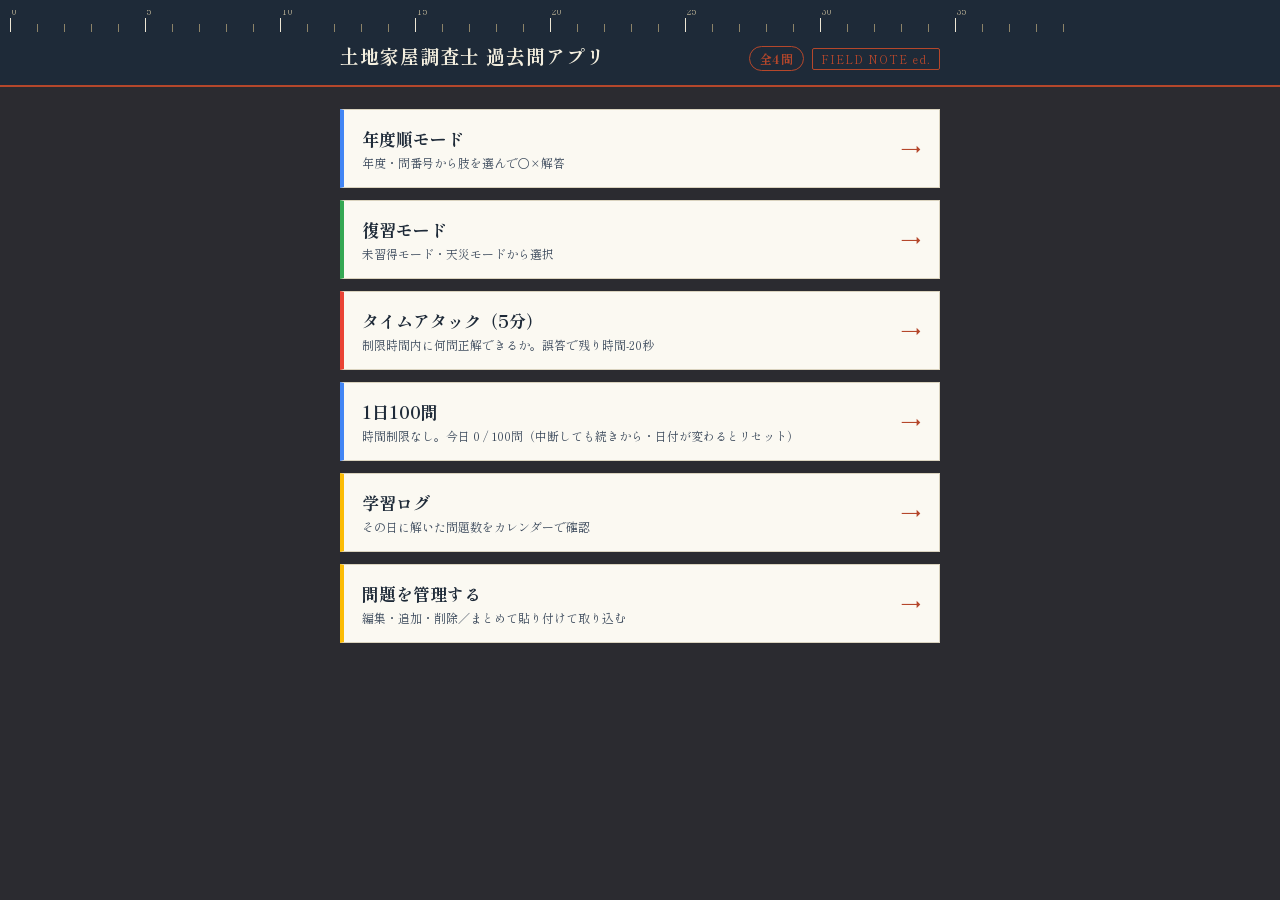
<file: index.html>
<!DOCTYPE html>
<html lang="ja">
<head>
<meta charset="UTF-8">
<meta name="viewport" content="width=device-width, initial-scale=1.0, viewport-fit=cover">
<title>土地家屋調査士 過去問アプリ</title>
<meta name="robots" content="noindex, nofollow">
<link rel="manifest" href="manifest.json">
<meta name="mobile-web-app-capable" content="yes">
<meta name="apple-mobile-web-app-capable" content="yes">
<meta name="apple-mobile-web-app-status-bar-style" content="black-translucent">
<meta name="apple-mobile-web-app-title" content="調査士過去問">
<meta name="apple-mobile-web-app-capable" content="yes">
<meta name="mobile-web-app-capable" content="yes">
<meta name="apple-mobile-web-app-status-bar-style" content="black-translucent">
<meta name="apple-mobile-web-app-title" content="過去問アプリ">
<meta name="theme-color" content="#1E2A38">
<link rel="apple-touch-icon" href="[data-uri]">
<link rel="icon" href="[data-uri]">
<link rel="preconnect" href="https://fonts.googleapis.com">
<link href="https://fonts.googleapis.com/css2?family=Shippori+Mincho:wght@500;700;800&family=Noto+Serif+JP:wght@400;500;600;700&family=JetBrains+Mono:wght@400;500;700&display=swap" rel="stylesheet">
<style>
  :root{
    --paper:#F5F1E6;
    --paper-line:#DAD3BF;
    --ink:#1E2A38;
    --ink-soft:#3C4A5C;
    --stake:#B5472B;
    --stake-dark:#8F3620;
    --tape:#2E6E5E;
    --tape-dark:#1F4F43;
    --card:#FBF9F2;
    --gold:#B7902F;
    --danger:#A9312B;
    --bg:#2B2B30;
    --on-bg-soft:#A9A9B4;
    --on-bg:#D8D8DE;
    --font-mincho:'Hiragino UD Mincho StdN','ヒラギノUD明朝 StdN','Hiragino UD Mincho','ヒラギノUD明朝','Hiragino Mincho ProN','ヒラギノ明朝 ProN','Shippori Mincho','Noto Serif JP', serif;
    --bright-ink:#4285F4;
    --bright-tape:#34A853;
    --bright-stake:#EA4335;
    --bright-gold:#FBBC05;
  }
  *{box-sizing:border-box;}
  html,body{margin:0;padding:0; overflow-x:hidden; max-width:100%;}
  html{background:var(--ink);}
  body::before{
    content:""; position:fixed; top:0; left:0; right:0;
    height:env(safe-area-inset-top); background:var(--ink); z-index:9999;
  }
  body::after{
    content:""; position:fixed; bottom:0; left:0; right:0;
    height:env(safe-area-inset-bottom); background:var(--bg); z-index:9999;
  }
  body{
    background:var(--bg);
    color:var(--ink);
    font-family:var(--font-mincho);
    min-height:100vh;
    -webkit-font-smoothing:antialiased;
  }
  .mono{font-family:'JetBrains Mono', monospace;}
  .serif{font-family:var(--font-mincho);}

  .ruler{
    position:sticky; top:0; z-index:20;
    background:var(--ink);
    color:#EDE6D4;
    padding:10px 0 0 0;
    box-shadow:0 2px 0 var(--stake);
  }
  .ruler-track{
    display:flex; align-items:flex-end; height:22px;
    overflow:hidden; padding:0 10px;
  }
  .tick{flex:0 0 auto; width:27px; text-align:left; position:relative; height:100%;}
  .tick::before{
    content:''; position:absolute; left:0; bottom:0; width:1px; background:#8C8368; height:8px;
  }
  .tick.major::before{height:14px; background:#EDE6D4;}
  .tick.major .num{
    position:absolute; left:2px; bottom:14px; font-size:9px; color:#B7AE93; letter-spacing:0.5px;
  }
  .ruler-title{
    max-width:640px; margin:0 auto; padding:10px 20px 14px;
    display:flex; align-items:baseline; justify-content:space-between; gap:12px; flex-wrap:wrap;
  }
  .ruler-title h1{
    font-size:19px; margin:0; font-weight:700; letter-spacing:1px; color:#F4EFDF;
  }
  .ruler-title .tag{
    font-size:11px; color:var(--stake); border:1px solid var(--stake); padding:2px 8px; border-radius:2px; letter-spacing:1px;
  }
  .ruler-title-right{display:flex; align-items:center; gap:8px; flex-wrap:wrap;}
  .count-badge{
    font-size:12px; font-weight:800; color:var(--stake);
    border:1px solid var(--stake); border-radius:20px; padding:3px 10px;
    letter-spacing:0.5px; white-space:nowrap;
  }

  .wrap{max-width:640px; margin:0 auto; padding:24px 20px 80px;}

  .card{
    background:var(--card); border:1px solid var(--paper-line); border-left:4px solid var(--ink);
    padding:18px 18px; margin-bottom:14px; position:relative;
  }
  .card.stake-left{border-left-color:var(--stake);}
  .card.tape-left{border-left-color:var(--tape);}
  .card.gold-left{border-left-color:var(--gold);}

  .mode-btn{
    display:flex; align-items:center; justify-content:space-between; gap:12px;
    width:100%; text-align:left; cursor:pointer;
    background:var(--card); border:1px solid var(--paper-line); border-left:4px solid var(--ink);
    padding:16px 18px; margin-bottom:12px; font-family:inherit; color:var(--ink);
    transition:transform .12s ease, box-shadow .12s ease, border-color .12s ease;
  }
  .mode-btn:hover{transform:translateX(2px); box-shadow:3px 3px 0 rgba(30,42,56,0.08);}
  .mode-btn .m-title{font-family:var(--font-mincho); font-size:17px; font-weight:700;}
  .mode-btn .m-sub{font-size:12px; color:var(--ink-soft); margin-top:3px;}
  .mode-btn .m-arrow{font-size:20px; color:var(--stake);}
  .mode-btn.year{border-left-color:var(--bright-ink);}
  .mode-btn.review{border-left-color:var(--bright-tape);}
  .mode-btn.disaster{border-left-color:var(--bright-gold);}
  .mode-btn.attack{border-left-color:var(--bright-stake);}
  .mode-btn.admin{border-left-color:var(--bright-gold);}
  .mode-btn.tape{border-left-color:var(--bright-gold);}

  /* 年度順モード：肢ごとの履歴表示 */
  .year-hist-row{background:var(--card); border:1px solid var(--paper-line); border-left:4px solid var(--ink); margin-bottom:12px;}
  .year-hist-head{display:flex; align-items:center; gap:8px; padding:14px 16px;}
  .year-hist-toggle{
    flex:1; display:flex; align-items:baseline; gap:10px; background:none; border:none; cursor:pointer;
    font-family:inherit; color:var(--ink); text-align:left; padding:0; min-width:0;
  }
  .year-hist-toggle .tri{color:var(--stake); font-size:11px; flex:0 0 auto;}
  .year-hist-toggle .m-title{font-size:16px;}
  .year-hist-toggle .m-sub{font-size:12px; color:var(--ink-soft); white-space:nowrap;}
  .year-hist-body{padding:0 16px 16px;}
  .daimon-hist{margin-bottom:12px;}
  .daimon-hist-title{font-size:12px; color:var(--ink-soft); margin-bottom:6px; font-family:'JetBrains Mono',monospace;}
  .eda-pills{display:flex; gap:8px; flex-wrap:wrap;}
  .eda-pill{
    width:44px; height:40px; border-radius:8px; border:1.5px solid var(--paper-line);
    background:#fff; color:var(--ink-soft); font-family:var(--font-mincho); font-weight:700; font-size:15px;
    cursor:pointer; transition:transform .1s ease;
  }
  .eda-pill:hover{transform:translateY(-1px);}
  .eda-pill.correct{background:#EAF3EF; border-color:var(--tape); color:var(--tape-dark);}
  .eda-pill.wrong{background:#F6EAE9; border-color:var(--danger); color:var(--danger);}
  .eda-pill.current{box-shadow:0 0 0 2px var(--stake);}

  /* 学習ログ（カレンダー） */
  .cal-nav{display:flex; align-items:center; justify-content:space-between; margin-bottom:10px;}
  .cal-month{font-size:16px; font-weight:700; color:var(--on-bg);}
  .cal-summary{font-size:12.5px; color:var(--on-bg-soft); margin-bottom:14px;}
  .cal-table{width:100%; border-collapse:collapse; table-layout:fixed;}
  .cal-table th{
    font-size:11px; font-weight:400; color:var(--ink-soft); background:var(--card);
    border:1px solid var(--paper-line); padding:6px 0;
  }
  .cal-table td{
    height:56px; background:var(--card); border:1px solid var(--paper-line);
    padding:2px 4px; vertical-align:top; box-sizing:border-box; overflow:hidden;
  }
  .cal-table td .cal-day{font-size:10px; color:var(--ink-soft); font-family:'JetBrains Mono',monospace; white-space:nowrap;}
  .cal-table td .cal-count{font-size:11px; font-weight:700; color:var(--ink); text-align:right; font-family:'JetBrains Mono',monospace; white-space:nowrap; overflow:hidden; text-overflow:clip;}
  .cal-table td.today{outline:2px solid var(--stake); outline-offset:-2px;}
  .recent-log{margin-top:28px;}
  .recent-log-title{font-size:15px; color:var(--ink); margin-bottom:10px;}
  .recent-item{
    display:flex; align-items:center; gap:10px;
    background:var(--card); border:1px solid var(--paper-line); border-left:4px solid var(--tape);
    padding:10px 12px; margin-bottom:8px;
  }
  .recent-item.wrong{border-left-color:var(--danger);}
  .recent-item.gone{border-left-color:var(--paper-line); opacity:0.6;}
  .recent-item-main{flex:1 1 auto; min-width:0;}
  .recent-item-meta{font-size:11px; color:var(--ink-soft); font-family:'JetBrains Mono',monospace; display:block; margin-bottom:2px;}
  .recent-item-text{font-size:13px; color:var(--ink); white-space:nowrap; overflow:hidden; text-overflow:ellipsis; display:block;}
  .recent-item-mark{flex:0 0 auto; font-size:13px; font-weight:700;}
  .recent-item.correct .recent-item-mark{color:var(--tape-dark);}
  .recent-item.wrong .recent-item-mark{color:var(--danger);}
  .recent-item-edit{
    flex:0 0 auto; font-size:12px; color:var(--stake); background:none; border:1px solid var(--stake);
    padding:5px 10px; border-radius:2px; cursor:pointer; font-family:inherit;
  }
  .recent-item-edit:disabled{color:var(--ink-soft); border-color:var(--paper-line); cursor:default;}

  .foot-note{
    font-size:11px; color:var(--on-bg-soft); line-height:1.8; margin-top:32px;
    border-top:1px dashed rgba(255,255,255,0.15); padding-top:16px;
  }

  .topbar{display:flex; align-items:center; justify-content:space-between; margin-bottom:18px; gap:10px; flex-wrap:wrap;}
  .back{
    background:none; border:none; color:var(--on-bg-soft); font-family:inherit; font-size:13px; cursor:pointer;
    display:flex; align-items:center; gap:6px; padding:6px 0;
  }
  .progress-pill{
    font-family:'JetBrains Mono',monospace; font-size:12px; color:var(--ink);
    background:#EDE7D6; border:1px solid var(--paper-line); padding:4px 10px; border-radius:20px;
  }
  .timer{font-family:'JetBrains Mono',monospace; font-weight:700; font-size:20px; color:var(--ink); transition:color .1s ease, transform .1s ease;}
  .timer.low{color:var(--danger);}
  .timer.penalty{color:var(--danger); transform:scale(1.15); animation:timerShake .35s ease;}
  @keyframes timerShake{
    0%{transform:scale(1);} 30%{transform:scale(1.2);} 100%{transform:scale(1.15);}
  }
  .floating-timer{
    position:fixed; top:64px; right:14px; z-index:40;
    background:var(--ink); color:#F4EFDF; padding:8px 16px; border-radius:22px;
    box-shadow:0 3px 10px rgba(0,0,0,0.28); border:1px solid rgba(244,239,223,0.15);
  }
  .floating-timer.low{color:#FF9A8A;}
  .floating-timer.penalty{color:#FF9A8A;}

  .q-card{
    background:var(--card); border:1px solid var(--paper-line);
    padding:22px 20px 24px; position:relative; margin-bottom:16px;
  }
  .q-card::before{
    content:''; position:absolute; top:0; left:0; right:0; height:3px;
    background:repeating-linear-gradient(90deg, var(--ink) 0 8px, transparent 8px 14px);
  }
  .q-card.no-dash::before{display:none;}
  .q-meta{font-size:11px; color:var(--stake); letter-spacing:1px; margin-bottom:10px; font-family:'JetBrains Mono',monospace;}
  .q-text{font-size:16.5px; line-height:1.9; white-space:pre-wrap;}

  /* ○× choice buttons */
  .ox-row{display:flex; gap:14px; margin-bottom:6px;}
  .ox-btn{
    flex:1; cursor:pointer; font-family:var(--font-mincho); font-weight:800;
    background:var(--card); border:2px solid var(--ink); color:var(--ink);
    padding:26px 0; font-size:44px; line-height:1; text-align:center;
    transition:transform .1s ease, background .1s ease, border-color .1s ease;
  }
  .ox-btn:hover{transform:translateY(-2px); box-shadow:3px 3px 0 rgba(30,42,56,0.12);}
  .ox-btn.maru{color:var(--tape); border-color:var(--tape);}
  .ox-btn.batsu{color:var(--stake); border-color:var(--stake);}
  .ox-btn:disabled{cursor:default;}
  .ox-btn:disabled:hover{transform:none; box-shadow:none;}
  .ox-btn.correct{background:#EAF3EF; border-color:var(--tape); color:var(--tape-dark); box-shadow:0 0 0 3px rgba(46,110,94,0.15) inset;}
  .ox-btn.wrong{background:#F6EAE9; border-color:var(--danger); color:var(--danger); box-shadow:0 0 0 3px rgba(169,49,43,0.15) inset;}
  .ox-btn .sub{display:block; font-family:var(--font-mincho); font-size:11px; font-weight:500; letter-spacing:2px; margin-top:4px;}

  .feedback{margin-top:14px; padding:14px 16px; border:1px solid var(--paper-line); background:var(--card); font-size:13.5px; line-height:1.8;}
  .feedback.ok{border-color:var(--tape); color:var(--tape-dark);}
  .feedback.ng{border-color:var(--danger); color:var(--danger);}
  .feedback .exp{color:var(--ink-soft); margin-top:8px; font-size:13px;}

  .btn{
    display:inline-flex; align-items:center; justify-content:center; gap:8px;
    background:var(--ink); color:#F4EFDF; border:none; padding:12px 22px;
    font-family:var(--font-mincho); font-weight:700; font-size:14.5px; letter-spacing:1px;
    cursor:pointer; transition:transform .1s ease, background .1s ease;
  }
  .btn:hover{transform:translateY(-1px); background:var(--ink-soft);}
  .btn.primary{background:var(--stake);}
  .btn.primary:hover{background:var(--stake-dark);}
  .btn.tape{background:var(--tape);}
  .btn.tape:hover{background:var(--tape-dark);}
  .btn.ghost{background:transparent; color:var(--ink); border:1.5px solid var(--ink);}
  .btn.ghost-dark{background:transparent; color:var(--on-bg); border:1.5px solid var(--on-bg-soft);}
  .btn.ghost-dark:hover{background:rgba(255,255,255,0.08);}
  .btn.small{padding:8px 14px; font-size:12.5px;}
  .btn:disabled{opacity:0.4; cursor:not-allowed; transform:none;}
  .btn-row{display:flex; gap:10px; margin-top:18px; flex-wrap:wrap;}

  .empty{text-align:center; padding:36px 20px; color:var(--ink-soft); background:var(--card); border:1px solid var(--paper-line);}
  .empty .big{font-family:var(--font-mincho); font-size:20px; color:var(--ink); margin-bottom:8px;}

  .admin-list-item{
    display:flex; align-items:center; justify-content:space-between; gap:10px;
    background:var(--card); border:1px solid var(--paper-line); border-left:4px solid var(--gold);
    padding:12px 14px; margin-bottom:8px; cursor:pointer;
  }
  .admin-list-item:hover{border-color:var(--gold);}
  .admin-list-item .ai-text{font-size:13.5px; flex:1; min-width:0; overflow:hidden; text-overflow:ellipsis; white-space:nowrap;}
  .admin-list-item .ai-ans{
    font-family:var(--font-mincho); font-weight:800; font-size:15px; flex:0 0 auto; width:24px; text-align:center;
  }
  .admin-list-item .ai-ans.maru{color:var(--tape);}
  .admin-list-item .ai-ans.batsu{color:var(--stake);}
  .admin-list-item .ai-meta{font-size:11px; color:var(--ink-soft); font-family:'JetBrains Mono',monospace; flex:0 0 auto;}

  .field{margin-bottom:14px;}
  .field label{display:block; font-size:12px; color:var(--ink-soft); margin-bottom:5px; letter-spacing:0.5px;}
  .field input[type=text], .field input[type=number], .field textarea{
    width:100%; font-family:inherit; font-size:14px; padding:10px 11px;
    border:1px solid var(--paper-line); background:#fff; color:var(--ink);
  }
  .field textarea{resize:vertical; min-height:64px; line-height:1.6;}

  .ox-toggle{display:flex; gap:10px;}
  .ox-toggle label{
    flex:1; display:flex; align-items:center; justify-content:center; gap:8px;
    border:1.5px solid var(--paper-line); padding:10px; cursor:pointer; font-family:var(--font-mincho); font-weight:700; font-size:16px;
  }
  .ox-toggle input{accent-color:var(--tape); width:16px; height:16px;}
  .ox-toggle label.active-maru{border-color:var(--tape); color:var(--tape); background:#EAF3EF;}
  .ox-toggle label.active-batsu{border-color:var(--stake); color:var(--stake); background:#F6EAE9;}

  .toast{
    position:fixed; bottom:20px; left:50%; transform:translateX(-50%);
    background:var(--ink); color:#F4EFDF; padding:10px 18px; font-size:13px;
    border-left:4px solid var(--tape); z-index:50; box-shadow:0 4px 14px rgba(0,0,0,0.2); max-width:88vw; text-align:center;
  }
  .danger-link{color:#E2695C; background:none; border:none; font-family:inherit; font-size:12px; cursor:pointer; text-decoration:underline; padding:0;}

  /* modal */
  .modal-overlay{
    position:fixed; inset:0; background:rgba(30,42,56,0.55); z-index:60;
    display:flex; align-items:center; justify-content:center; padding:20px;
  }
  .modal-box{
    background:var(--card); border:1px solid var(--paper-line); border-top:4px solid var(--tape);
    padding:22px 20px; max-width:360px; width:100%; box-shadow:0 8px 24px rgba(0,0,0,0.25);
  }
  .modal-box .m-title{font-family:var(--font-mincho); font-weight:700; font-size:16px; margin-bottom:8px;}
  .modal-box .m-msg{font-size:13.5px; color:var(--ink-soft); line-height:1.7; margin-bottom:18px;}
  .modal-box .m-btns{display:flex; flex-direction:column; gap:8px;}
  .modal-box .m-btns .btn{width:100%;}

  /* bulk import */
  .import-box textarea{width:100%; font-family:'JetBrains Mono',monospace; font-size:12.5px; line-height:1.7; min-height:220px; padding:12px; border:1px solid var(--paper-line);}
  .parsed-item{
    background:var(--card); border:1px solid var(--paper-line); border-left:4px solid var(--gold);
    padding:12px 14px; margin-bottom:10px;
  }
  .parsed-item .p-head{display:flex; justify-content:space-between; align-items:center; gap:10px; margin-bottom:6px;}
  .parsed-item .p-text{font-size:13.5px; line-height:1.7; white-space:pre-wrap;}
  .parsed-item textarea{width:100%; font-family:inherit; font-size:13.5px; padding:8px; border:1px solid var(--paper-line); min-height:52px;}
  .parsed-item select, .parsed-item input[type=number]{font-family:inherit; font-size:13px; padding:5px 7px; border:1px solid var(--paper-line);}
  .parsed-item .p-remove{font-size:11px; color:var(--danger); background:none; border:none; cursor:pointer; text-decoration:underline;}
  .parsed-item .p-flag{font-size:10.5px; color:var(--stake); letter-spacing:0.5px; margin-bottom:4px;}
  .hint{font-size:11.5px; color:var(--ink-soft); line-height:1.8;}

  @media (max-width:420px){
    .ruler-title h1{font-size:16px;}
    .ox-btn{font-size:34px; padding:20px 0;}
  }
</style>
</head>
<body>

<div class="ruler">
  <div class="ruler-track" id="rulerTrack"></div>
  <div class="ruler-title">
    <h1>土地家屋調査士 過去問アプリ</h1>
    <div class="ruler-title-right">
      <span class="count-badge serif" id="questionCountBadge">全0問</span>
      <span class="tag">FIELD NOTE ed.</span>
    </div>
  </div>
</div>

<div class="wrap" id="app"></div>

<script>
/* ---------------- ruler decoration ---------------- */
(function(){
  const track = document.getElementById('rulerTrack');
  let html = '';
  for(let i=0;i<40;i++){
    const major = i % 5 === 0;
    html += `<div class="tick ${major?'major':''}">${major?`<span class="num">${i}</span>`:''}</div>`;
  }
  track.innerHTML = html;
})();

/* ---------------- sample data (○×形式) ----------------
   サンプルはダミーです。実際の過去問は「問題を管理する」→「まとめて貼り付けて取り込む」
   から、参考サイトのテキストをコピーして自動取り込みしてください。
------------------------------------------------- */
const SAMPLE_QUESTIONS = [
  { id:'s1', year:2023, category:'午前の部(サンプル)', text:'表示に関する登記は、登記官が職権で行うことができる場合がある。（サンプル問題）', answer:true,
    explanation:'サンプル解説です。実際の解説文に差し替えてください。' },
  { id:'s2', year:2023, category:'午前の部(サンプル)', text:'土地の分筆登記の申請には、地積測量図を提供する必要はない。（サンプル問題）', answer:false,
    explanation:'サンプル解説です。実際の条文・先例に基づく解説に差し替えてください。' },
  { id:'s3', year:2022, category:'午後の部(サンプル)', text:'建物の表題登記は、所有権を取得した日から1か月以内に申請しなければならない。（サンプル問題）', answer:true,
    explanation:'サンプル解説文です。編集画面から本文に差し替えてください。' },
  { id:'s4', year:2021, category:'午後の部(サンプル)', text:'筆界特定は、筆界特定登記官ではなく裁判所が行う。（サンプル問題）', answer:false,
    explanation:'サンプル解説文です。編集画面から本文に差し替えてください。' }
];

/* ---------------- storage helpers ----------------
   このアプリをGitHub Pagesなどで公開して使うことを想定し、
   ブラウザのlocalStorageに保存します（アプリを更新しても、
   スマホ側に保存された問題データは消えません）。
   Claudeのプレビュー環境などでwindow.storageが使える場合はそちらを優先します。
------------------------------------------------------- */
const HAS_CLAUDE_STORAGE = (typeof window !== 'undefined' && !!window.storage);

async function storeGet(key){
  if(HAS_CLAUDE_STORAGE){
    try{ const res = await window.storage.get(key); return res ? res.value : null; }
    catch(e){ return null; }
  }
  try{ return localStorage.getItem(key); }catch(e){ return null; }
}
async function storeSet(key, value){
  if(HAS_CLAUDE_STORAGE){
    try{ await window.storage.set(key, value); return; }catch(e){ /* fall through */ }
  }
  try{ localStorage.setItem(key, value); }catch(e){}
}

async function loadQuestions(){
  try{
    const v = await storeGet('questions');
    if(v) return JSON.parse(v);
  }catch(e){}
  return SAMPLE_QUESTIONS.slice();
}
async function saveQuestions(qs){ await storeSet('questions', JSON.stringify(qs)); }
function fillProgressDefaults(p){
  if(!p || typeof p !== 'object') p = {};
  if(!p.reviewSet) p.reviewSet = {}; // 旧バージョンからの互換
  if(!p.everWrongSet) p.everWrongSet = {}; // 旧バージョンからの互換（天災モード用：一度でも間違えた問題）
  if(!p.streaks) p.streaks = {};
  if(!p.yearProgress) p.yearProgress = {}; // 旧バージョン（yearIndexのみ）からの互換
  if(!p.answered) p.answered = {}; // 旧バージョンからの互換（肢ごとの履歴表示用）
  if(!p.lapAnswered) p.lapAnswered = {}; // 旧バージョンからの互換（タイムアタックの周回トラッキング用）
  if(!p.dailyLog) p.dailyLog = {}; // 旧バージョンからの互換（学習ログ用）
  if(!p.recentLog) p.recentLog = []; // 旧バージョンからの互換（直近100問の履歴用）
  if(!p.taScores) p.taScores = [];
  if(!p.daily100 || typeof p.daily100 !== 'object') p.daily100 = { date:'', count:0 }; // 1日100問モード：日付とその日の解答数
  if(!Array.isArray(p.daily100.wrongIds)) p.daily100.wrongIds = []; // その日の誤答問題ID（再開をまたいで100問分のリザルトを出すため）
  return p;
}
async function loadProgress(){
  try{
    const v = await storeGet('progress');
    if(v) return fillProgressDefaults(JSON.parse(v));
  }catch(e){}
  return { streaks:{}, reviewSet:{}, everWrongSet:{}, yearProgress:{}, answered:{}, lapAnswered:{}, dailyLog:{}, recentLog:[], taScores:[] };
}
async function saveProgress(p){ await storeSet('progress', JSON.stringify(p)); }

/* 2台のPROGRESSを統合する（機種変更・引き継ぎ用の「追加する」マージ） */
function mergeProgressData(current, imported){
  const cur = fillProgressDefaults(current);
  const imp = fillProgressDefaults(imported);
  // 存在フラグ系（true/undefinedのみ意味を持つ）：どちらかにあれば残す
  ['reviewSet','everWrongSet','lapAnswered'].forEach(key=>{
    Object.keys(imp[key]).forEach(id=>{ if(imp[key][id]) cur[key][id] = true; });
  });
  // 直近の正誤判定・streaks：現在の端末に記録が無い問題だけ取り込む
  ['answered','streaks'].forEach(key=>{
    Object.keys(imp[key]).forEach(id=>{ if(!(id in cur[key])) cur[key][id] = imp[key][id]; });
  });
  // 年度ごとの進行位置：進んでいる方を採用
  Object.keys(imp.yearProgress).forEach(yk=>{
    cur.yearProgress[yk] = Math.max(cur.yearProgress[yk]||0, imp.yearProgress[yk]||0);
  });
  // 学習カレンダー：日別の解答数を合算
  Object.keys(imp.dailyLog).forEach(dk=>{
    cur.dailyLog[dk] = (cur.dailyLog[dk]||0) + (imp.dailyLog[dk]||0);
  });
  // 直近ログ：合算して新しい順に整列、重複除去、50件まで
  const seen = new Set();
  cur.recentLog = cur.recentLog.concat(imp.recentLog)
    .sort((a,b)=> (b.ts||0)-(a.ts||0))
    .filter(e=>{ const k = e.id+'_'+e.ts; if(seen.has(k)) return false; seen.add(k); return true; })
    .slice(0,50);
  // 1日100問モード：日付が新しい方を採用、同じ日なら多い方
  if((imp.daily100.date||'') > (cur.daily100.date||'') || (imp.daily100.date===cur.daily100.date && (imp.daily100.count||0) > (cur.daily100.count||0))){
    cur.daily100 = { date: imp.daily100.date, count: imp.daily100.count||0, wrongIds: Array.isArray(imp.daily100.wrongIds) ? imp.daily100.wrongIds.slice() : [] };
  }
  // タイムアタック成績：合算して新しい順に整列、10件まで
  cur.taScores = cur.taScores.concat(imp.taScores)
    .sort((a,b)=> new Date(b.date||0) - new Date(a.date||0))
    .slice(0,10);
  return cur;
}


/* ---------------- app state ---------------- */
let QUESTIONS = [];
function refreshCountBadge(){
  const el = document.getElementById('questionCountBadge');
  if(el) el.textContent = `全${QUESTIONS.length}問`;
}
let PROGRESS = { streaks:{}, reviewSet:{}, everWrongSet:{}, yearProgress:{}, answered:{}, lapAnswered:{}, dailyLog:{}, recentLog:[], taScores:[] };
let view = 'home';
let quizState = null;
let currentBackHandler = null; // スマホの「戻る」ボタンが押されたときに実行する処理（画面ごとに設定）
const _navBaseUrl = location.href.split('#')[0];
let _navCounter = 0;
let _handlingPopState = false;
let _navInitialized = false;
let _yearPickerExpanded = null;

// 画面ごとの「戻る先」をJavaScript側にも積む。
// ブラウザ履歴には「1画面 = 1履歴」だけを積み、ガード用のダミー履歴は入れない。
// これにより、深い画面から戻るたびに1階層ずつ戻れる。
const _appBackStack = [];

function pushAppScreen(name){
  _navCounter++;
  history.pushState({app:true, screen:name, n:_navCounter}, '', _navBaseUrl + '#app-' + _navCounter);
}

// 「ホームへ」系ボタン専用のホーム遷移。
// 単に view='home' して再描画するだけだと、そこに至るまでに積まれた
// 戻り先スタック（_appBackStack）や実ブラウザ履歴が残ったままになり、
// 「別メニューからホームに来た直後に戻るを押す」と古い画面へ戻ってしまう。
// ここでホームを新たな起点として履歴をリセットし、常にホームに留まるようにする。
function goHome(){
  view = 'home';
  _appBackStack.length = 0;
  adminSearchQuery = '';
  renderHome();
  if(!_handlingPopState){
    history.replaceState({app:true, screen:'home', root:true}, '', _navBaseUrl + '#app-home');
    _navCounter++;
    history.pushState({app:true, screen:'home-guard', n:_navCounter}, '', _navBaseUrl + '#app-' + _navCounter);
  }
}

// 各画面の戻るボタンを登録すると同時に、その画面をブラウザ履歴へ1件だけ追加する。
// popstate中は追加しない（戻った先の画面を再描画するだけ）。
function setBack(fn){
  currentBackHandler = fn;
  if(!_handlingPopState && _navInitialized){
    _appBackStack.push(fn);
    pushAppScreen(view);
  }
  return fn;
}

const app = document.getElementById('app');

function toast(msg){
  const t = document.createElement('div');
  t.className = 'toast';
  t.textContent = msg;
  document.body.appendChild(t);
  setTimeout(()=>t.remove(), 2400);
}
function showModal(title, msg, buttons){
  const overlay = document.createElement('div');
  overlay.className = 'modal-overlay';
  const box = document.createElement('div');
  box.className = 'modal-box';
  box.innerHTML = `
    <div class="m-title serif">${esc(title)}</div>
    <div class="m-msg">${esc(msg)}</div>
    <div class="m-btns" id="modalBtns"></div>
  `;
  overlay.appendChild(box);
  document.body.appendChild(overlay);
  const btnZone = box.querySelector('#modalBtns');
  buttons.forEach(b=>{
    const btn = document.createElement('button');
    btn.className = `btn ${b.className||'ghost'}`;
    btn.textContent = b.label;
    btn.onclick = ()=>{ overlay.remove(); if(b.onClick) b.onClick(); };
    btnZone.appendChild(btn);
  });
}

function esc(s){
  return String(s).replace(/[&<>"']/g, c => ({'&':'&amp;','<':'&lt;','>':'&gt;','"':'&quot;',"'":'&#39;'}[c]));
}
// 西暦→和暦（表示用）。内部データは西暦のまま保持する
function toWareki(year){
  if(year >= 2019){ const n = year - 2018; return n===1 ? '令和元' : `令和${n}`; }
  if(year >= 1989){ const n = year - 1988; return n===1 ? '平成元' : `平成${n}`; }
  if(year >= 1926){ const n = year - 1925; return n===1 ? '昭和元' : `昭和${n}`; }
  return `${year}`;
}
// year が文字列 'minpo' の問題は「オリジナル（民法）」（テキスト形式で取り込んだ問題の専用枠）。
// year が未設定（null）の問題は従来どおり「オリジナル」として扱い、両者は別枠で管理する。
const MINPO_YEAR = 'minpo';
function isOriginalYear(y){ return y==null || (typeof y==='number' && isNaN(y)); }
function sameYearGroup(q, y){ return y===null ? isOriginalYear(q.year) : q.year===y; }
// 年度一覧に並べるグループ：西暦年（昇順）→ オリジナル → オリジナル（民法）
function listYearGroups(){
  const nums = [...new Set(QUESTIONS.filter(q=>typeof q.year==='number' && !isNaN(q.year)).map(q=>q.year))].sort((a,b)=>a-b);
  const groups = nums.slice();
  if(QUESTIONS.some(q=>isOriginalYear(q.year))) groups.push(null);
  if(QUESTIONS.some(q=>q.year===MINPO_YEAR)) groups.push(MINPO_YEAR);
  return groups;
}
// 年度が未設定（null）の問題は「オリジナル問題」として扱う
function yearLabel(year){
  if(year===MINPO_YEAR) return 'オリジナル（民法）';
  if(year===null || year===undefined || isNaN(year)) return 'オリジナル';
  return `${toWareki(year)}年度`;
}
// 年度でソートする際、オリジナル問題（null）は末尾に回す
function yearSortVal(year){
  if(year===MINPO_YEAR) return 1e9; // オリジナル（民法）はオリジナルの直前
  return (year===null || year===undefined || isNaN(year)) ? Infinity : year;
}
// Dateオブジェクト → "YYYY-MM-DD"（学習ログのキー、ローカル日付基準）
function dateKey(d){
  const y = d.getFullYear();
  const m = String(d.getMonth()+1).padStart(2,'0');
  const day = String(d.getDate()).padStart(2,'0');
  return `${y}-${m}-${day}`;
}

/* ---------------- 1日100問モード：日付つきカウント ---------------- */
const DAILY_GOAL = 100;
// 今日の解答数。保存されている日付が今日でなければ0（日付が変わったらリセット）
function getDaily100Count(){
  const d = PROGRESS.daily100;
  return (d && d.date === dateKey(new Date())) ? (d.count||0) : 0;
}
function bumpDaily100Count(correct, qid){
  const today = dateKey(new Date());
  if(!PROGRESS.daily100 || PROGRESS.daily100.date !== today) PROGRESS.daily100 = { date: today, count: 0, wrongIds: [] };
  if(!Array.isArray(PROGRESS.daily100.wrongIds)) PROGRESS.daily100.wrongIds = [];
  PROGRESS.daily100.count++;
  if(!correct) PROGRESS.daily100.wrongIds.push(qid);
  return PROGRESS.daily100.count;
}
// 今日の100問の通算結果（再開をまたいだ全体分）
function getDaily100Summary(){
  const count = getDaily100Count();
  const ids = (count > 0 && PROGRESS.daily100 && Array.isArray(PROGRESS.daily100.wrongIds)) ? PROGRESS.daily100.wrongIds : [];
  const wrongList = ids.map(id => QUESTIONS.find(q => q.id === id)).filter(Boolean);
  return { count, wrongList, score: Math.max(0, count - ids.length) };
}

/* ---------------- 学習ログ（カレンダー） ---------------- */
let calMonthOffset = 0; // 今月からのオフセット（0=今月, -1=先月...）

function renderCalendar(){
  refreshCountBadge();
  const now = new Date();
  const base = new Date(now.getFullYear(), now.getMonth() + calMonthOffset, 1);
  const y = base.getFullYear();
  const m = base.getMonth(); // 0-11
  const firstWeekday = new Date(y, m, 1).getDay(); // 0=日
  const daysInMonth = new Date(y, m+1, 0).getDate();
  const todayKey = dateKey(now);

  const entries = Object.entries(PROGRESS.dailyLog).filter(([k])=>k.startsWith(`${y}-${String(m+1).padStart(2,'0')}`));
  const monthTotal = entries.reduce((sum,[,c])=>sum+c, 0);
  const activeDays = entries.filter(([,c])=>c>0).length;

  // 問題数に応じて黄緑→緑のグラデーションで色付け（半透明）。20問ごとに1段階、20段階（400問以上で最大濃度）
  function countToBg(count){
    if(!count) return '';
    const level = Math.min(Math.floor(count/20), 19); // 0〜19の20段階
    const t = level / 19;
    const cLow  = [255, 255, 255]; // 白
    const cHigh = [10, 220, 10];   // 明るい緑
    const r = Math.round(cLow[0] + (cHigh[0]-cLow[0])*t);
    const g = Math.round(cLow[1] + (cHigh[1]-cLow[1])*t);
    const b = Math.round(cLow[2] + (cHigh[2]-cLow[2])*t);
    // 半透明の色をカード色(--card)の上に重ねて合成する（ページの暗い背景と混ざらないように）
    return `background:linear-gradient(rgba(${r},${g},${b},0.45), rgba(${r},${g},${b},0.45)), var(--card);`;
  }

  // 1週間分ずつ、明示的に「週の配列」を組み立てる（CSS Gridの暗黙行に頼らない）
  function cellHTML(d){
    if(d===null) return `<td></td>`;
    const key = `${y}-${String(m+1).padStart(2,'0')}-${String(d).padStart(2,'0')}`;
    const count = PROGRESS.dailyLog[key] || 0;
    const isToday = key===todayKey;
    return `
      <td class="${isToday?'today':''}" style="${countToBg(count)}">
        <div class="cal-day">${d}</div>
        ${count ? `<div class="cal-count">${count}</div>` : ''}
      </td>`;
  }
  const dayNums = [];
  for(let i=0;i<firstWeekday;i++) dayNums.push(null);
  for(let d=1; d<=daysInMonth; d++) dayNums.push(d);
  while(dayNums.length % 7 !== 0) dayNums.push(null);

  let weeksHtml = '';
  for(let i=0;i<dayNums.length;i+=7){
    const weekSlice = dayNums.slice(i, i+7);
    weeksHtml += `<tr>${weekSlice.map(cellHTML).join('')}</tr>`;
  }

  app.innerHTML = `
    <div class="topbar">
      <button class="back" id="backBtn">← ホームへ</button>
    </div>
    <div class="cal-nav">
      <button class="btn ghost-dark small" id="calPrev">← 前月</button>
      <div class="cal-month serif">${y}年 ${m+1}月</div>
      <button class="btn ghost-dark small" id="calNext">次月 →</button>
    </div>
    <div class="cal-summary mono">今月の合計 ${monthTotal}問 ／ 学習日数 ${activeDays}日</div>
    <table class="cal-table">
      <thead>
        <tr><th>日</th><th>月</th><th>火</th><th>水</th><th>木</th><th>金</th><th>土</th></tr>
      </thead>
      <tbody>
        ${weeksHtml}
      </tbody>
    </table>
    ${renderRecentLogHTML()}
  `;
  document.getElementById('backBtn').onclick = setBack(goHome);
  document.getElementById('calPrev').onclick = ()=>{ calMonthOffset--; renderCalendar(); };
  document.getElementById('calNext').onclick = ()=>{ calMonthOffset++; renderCalendar(); };
  document.querySelectorAll('.recent-item-edit[data-qid]').forEach(btn=>{
    btn.addEventListener('click', ()=>{
      renderAdminEdit(btn.dataset.qid, null, ()=>{ view='calendar'; renderCalendar(); });
    });
  });
}

// 直近に解いた問題の履歴（新しい順）。問題編集へのショートカット付き
function renderRecentLogHTML(){
  const log = PROGRESS.recentLog || [];
  if(log.length === 0) return '';
  const items = log.map(entry=>{
    const q = QUESTIONS.find(x=>x.id===entry.id);
    const d = new Date(entry.ts);
    const timeStr = `${d.getMonth()+1}/${d.getDate()} ${String(d.getHours()).padStart(2,'0')}:${String(d.getMinutes()).padStart(2,'0')}`;
    if(!q){
      return `
        <div class="recent-item gone">
          <div class="recent-item-main">
            <span class="recent-item-meta">${timeStr}</span>
            <span class="recent-item-text">（削除済みの問題）</span>
          </div>
          <button class="recent-item-edit" disabled>編集</button>
        </div>`;
    }
    const meta = metaLabel(q);
    return `
      <div class="recent-item ${entry.correct?'correct':'wrong'}">
        <span class="recent-item-mark">${entry.correct?'○':'×'}</span>
        <div class="recent-item-main">
          <span class="recent-item-meta">${timeStr}／${meta}</span>
          <span class="recent-item-text">${esc(q.text)}</span>
        </div>
        <button class="recent-item-edit" data-qid="${q.id}">編集</button>
      </div>`;
  }).join('');
  return `
    <div class="recent-log">
      <div class="recent-log-title serif">直近の学習履歴（最新${log.length}問）</div>
      ${items}
    </div>`;
}

// 「R7-1-ア」のようにIDに年度情報が含まれている場合、年度表示を重複させない
function metaLabel(q){
  const catHasYear = q.category && /^[RHS]?\s?\d+\s?-\s?\d+/.test(q.category);
  return catHasYear ? esc(q.category) : `${yearLabel(q.year)}${q.category ? ' ／ ' + esc(q.category) : ''}`;
}

/* ---------------- render: home ---------------- */
function renderHome(){
  refreshCountBadge();
  currentBackHandler = null; // ホームに来たら戻る先はリセット
  app.innerHTML = `
    <button class="mode-btn year" data-go="year">
      <div><div class="m-title serif">年度順モード</div><div class="m-sub">年度・問番号から肢を選んで○×解答</div></div>
      <div class="m-arrow">→</div>
    </button>

    <button class="mode-btn review" data-go="reviewMenu">
      <div><div class="m-title serif">復習モード</div><div class="m-sub">未習得モード・天災モードから選択</div></div>
      <div class="m-arrow">→</div>
    </button>

    <button class="mode-btn attack" data-go="attack">
      <div><div class="m-title serif">タイムアタック（5分）</div><div class="m-sub">制限時間内に何問正解できるか。誤答で残り時間-20秒</div></div>
      <div class="m-arrow">→</div>
    </button>

    <button class="mode-btn year" data-go="daily100">
      <div><div class="m-title serif">1日100問</div><div class="m-sub">時間制限なし。今日 ${getDaily100Count()} / ${DAILY_GOAL}問（中断しても続きから・日付が変わるとリセット）</div></div>
      <div class="m-arrow">→</div>
    </button>

    <button class="mode-btn tape" data-go="calendar">
      <div><div class="m-title serif">学習ログ</div><div class="m-sub">その日に解いた問題数をカレンダーで確認</div></div>
      <div class="m-arrow">→</div>
    </button>

    <button class="mode-btn admin" data-go="admin">
      <div><div class="m-title serif">問題を管理する</div><div class="m-sub">編集・追加・削除／まとめて貼り付けて取り込む</div></div>
      <div class="m-arrow">→</div>
    </button>

  `;
  app.querySelectorAll('[data-go]').forEach(btn=>{
    btn.addEventListener('click', ()=>{
      const mode = btn.dataset.go;
      if(mode==='admin'){ view='admin'; renderAdminList(); }
      else if(mode==='year'){ view='year'; renderYearPicker(); }
      else if(mode==='calendar'){ calMonthOffset = 0; view='calendar'; renderCalendar(); }
      else if(mode==='reviewMenu'){ view='reviewMenu'; renderReviewMenu(); }
      else startQuiz(mode);
    });
  });
}

/* ---------------- 復習モード：未習得モード／天災モードを選ぶ画面 ---------------- */
function renderReviewMenu(){
  view='reviewMenu';
  refreshCountBadge();
  currentBackHandler = null;
  const reviewCount = Object.keys(PROGRESS.reviewSet).length;
  app.innerHTML = `
    <div class="topbar">
      <button class="back" id="backBtn">← ホームへ</button>
    </div>

    <button class="mode-btn review" data-go="review">
      <div><div class="m-title serif">未習得モード</div><div class="m-sub">間違えた問題（${reviewCount}問）を出題</div></div>
      <div class="m-arrow">→</div>
    </button>

    <button class="mode-btn disaster" data-go="disaster">
      <div><div class="m-title serif">天災モード</div><div class="m-sub">過去に間違えた問題を忘れた頃に</div></div>
      <div class="m-arrow">→</div>
    </button>
  `;
  document.getElementById('backBtn').onclick = setBack(goHome);
  app.querySelectorAll('[data-go]').forEach(btn=>{
    btn.addEventListener('click', ()=> startQuiz(btn.dataset.go));
  });
}

/* ---------------- 年度順モード：年度を選ぶ画面 ---------------- */
function renderYearPicker(autoExpandYear){
  view='year';
  _yearPickerExpanded = (autoExpandYear===undefined ? null : autoExpandYear);
  refreshCountBadge();
  const years = listYearGroups();
  const totalCorrect = QUESTIONS.filter(q=>PROGRESS.answered[q.id]===true).length;
  app.innerHTML = `
    <div class="topbar">
      <button class="back" id="backBtn">← ホームへ</button>
      <div class="progress-pill mono">${totalCorrect} / ${QUESTIONS.length}</div>
    </div>
    <div id="yearPickerList"></div>
  `;
  document.getElementById('backBtn').onclick = setBack(goHome);

  const listEl = document.getElementById('yearPickerList');
  if(years.length===0){
    listEl.innerHTML = `<div class="empty"><div class="big serif">問題がありません</div></div>`;
    return;
  }

  years.forEach(y=>{
    const qs = QUESTIONS.filter(q=> sameYearGroup(q, y));
    const count = qs.length;
    const correctCount = qs.filter(q=>PROGRESS.answered[q.id]===true).length;

    const row = document.createElement('div');
    row.className = 'year-hist-row';
    row.innerHTML = `
      <div class="year-hist-head">
        <button class="year-hist-toggle" data-toggle style="flex:1;">
          <span class="tri">▶</span>
          <span class="m-title serif">${yearLabel(y)}</span>
          <span class="m-sub">正解済み ${correctCount} / ${count}</span>
        </button>
      </div>
      <div class="year-hist-body" data-body style="display:none;"></div>
    `;
    const toggleBtn = row.querySelector('[data-toggle]');
    const body = row.querySelector('[data-body]');
    let built = false;
    const openRow = (fromPop=false)=>{
      if(!built){
        body.innerHTML = buildYearHistoryHTML(y);
        body.querySelectorAll('.eda-pill').forEach(p=>{
          p.addEventListener('click', ()=>{
            const yearQs = QUESTIONS.filter(qq=> sameYearGroup(qq, y)).sort(yearDaimonEdaSort);
            const startIdx = yearQs.findIndex(qq=>qq.id===p.dataset.qid);
            if(startIdx===-1) return;
            startSingleQuestion(yearQs.slice(startIdx), ()=>renderYearPicker(y));
          });
        });
        built = true;
      }
      body.style.display = 'block';
      toggleBtn.querySelector('.tri').textContent = '▼';
      _yearPickerExpanded = y;
      if(!fromPop && _navInitialized && !_handlingPopState){
        pushAppScreen('year-expanded');
      }
    };
    const closeRow = ()=>{
      body.style.display = 'none';
      toggleBtn.querySelector('.tri').textContent = '▶';
    };
    toggleBtn.addEventListener('click', ()=>{
      const isOpen = body.style.display !== 'none';
      if(isOpen){
        closeRow();
        _yearPickerExpanded = null;
      } else {
        openRow(false);
      }
    });
    listEl.appendChild(row);
    if(autoExpandYear===y) openRow(true);
  });
}

// 年度順モードの履歴表示：問番号ごとに肢の○×状況をパネルで表示するHTMLを組み立てる
function buildYearHistoryHTML(year){
  const qs = QUESTIONS.filter(q=> sameYearGroup(q, year)).sort(yearDaimonEdaSort);

  const daimonMap = new Map();
  const ungrouped = [];
  qs.forEach(q=>{
    const {daimon} = parseCategoryStructure(q.category);
    if(daimon){
      if(!daimonMap.has(daimon)) daimonMap.set(daimon, []);
      daimonMap.get(daimon).push(q);
    } else {
      ungrouped.push(q);
    }
  });
  const daimonKeys = [...daimonMap.keys()].sort((a,b)=>parseInt(a,10)-parseInt(b,10));

  function pillHTML(q){
    const eda = parseCategoryStructure(q.category).eda || '−';
    const state = PROGRESS.answered[q.id];
    let cls = 'eda-pill';
    if(state===true) cls += ' correct';
    else if(state===false) cls += ' wrong';
    return `<button class="${cls}" data-qid="${q.id}" title="タップして解答">${esc(eda)}</button>`;
  }

  let html = '';
  daimonKeys.forEach(d=>{
    html += `
      <div class="daimon-hist">
        <div class="daimon-hist-title">問${d}</div>
        <div class="eda-pills">${daimonMap.get(d).map(pillHTML).join('')}</div>
      </div>`;
  });
  if(ungrouped.length){
    html += `
      <div class="daimon-hist">
        <div class="daimon-hist-title">区分なし</div>
        <div class="eda-pills">${ungrouped.map(pillHTML).join('')}</div>
      </div>`;
  }
  return html || `<div style="font-size:12.5px; color:var(--ink-soft);">問題がありません</div>`;
}

/* ---------------- quiz engine ---------------- */
function shuffleArray(arr){
  const a = arr.slice();
  for(let i=a.length-1; i>0; i--){
    const j = Math.floor(Math.random()*(i+1));
    [a[i], a[j]] = [a[j], a[i]];
  }
  return a;
}
function yearDaimonEdaSort(a, b){
  const ya = yearSortVal(a.year), yb = yearSortVal(b.year);
  if(ya !== yb) return ya - yb;
  const pa = parseCategoryStructure(a.category), pb = parseCategoryStructure(b.category);
  const na = pa.daimon ? parseInt(pa.daimon,10) : Infinity;
  const nb = pb.daimon ? parseInt(pb.daimon,10) : Infinity;
  if(na !== nb) return na - nb;
  return edaSortKey(pa.eda) - edaSortKey(pb.eda);
}
// タイムアタック用：「今の周でまだ出していない問題」を優先しつつ、それぞれの中はシャッフルする。
// 今の周を全問出し終えていたら、周回履歴をリセットして新しい周として最初からやり直す。
function shuffleLapPriority(list){
  const notThisLap = list.filter(q => !PROGRESS.lapAnswered[q.id]);
  if(notThisLap.length === 0){
    PROGRESS.lapAnswered = {};
    saveProgress(PROGRESS);
    return shuffleArray(list);
  }
  const doneThisLap = list.filter(q => PROGRESS.lapAnswered[q.id]);
  return [...shuffleArray(notThisLap), ...shuffleArray(doneThisLap)];
}
// タイムアタックの出題プールを構築する。
// ・PROGRESS.answered に記録が無い（まだ一度も正誤判定されていない）問題があれば、それらだけを対象にする。
// ・全問が判定済みになった（＝実質2周目以降）場合は、既存の周回フラグ方式（shuffleLapPriority）にフォールバックする。
function buildAttackPool(){
  const unjudged = QUESTIONS.filter(q => PROGRESS.answered[q.id] === undefined);
  if(unjudged.length > 0) return shuffleArray(unjudged);
  return shuffleLapPriority(QUESTIONS);
}
function startQuiz(mode, yearFilter){
  if(QUESTIONS.length===0){
    goHome();
    toast('問題が登録されていません。まず「問題を管理する」から追加してください。');
    return;
  }
  let pool, yearKey;
  if(mode==='year'){
    pool = (yearFilter ? QUESTIONS.filter(q=>q.year===yearFilter) : QUESTIONS.slice()).sort(yearDaimonEdaSort);
    yearKey = yearFilter ? String(yearFilter) : '_all';
  } else if(mode==='review'){
    pool = shuffleArray(QUESTIONS.filter(q=>PROGRESS.reviewSet[q.id]));
    if(pool.length===0){
      goHome();
      toast('復習対象の問題はありません。すべて習得済みです。');
      return;
    }
  } else if(mode==='disaster'){
    pool = shuffleArray(QUESTIONS.filter(q=>PROGRESS.everWrongSet[q.id]));
    if(pool.length===0){
      goHome();
      toast('天災モードの対象問題はありません。過去に間違えた問題がまだありません。');
      return;
    }
  } else if(mode==='attack'){
    pool = buildAttackPool();
  } else if(mode==='daily100'){
    if(getDaily100Count() >= DAILY_GOAL){
      goHome();
      toast('今日の100問はすでに達成済みです。');
      return;
    }
    pool = buildAttackPool(); // 出題仕様はタイムアタックと共通
  }

  quizState = {
    mode, pool, yearKey,
    idx: (mode==='year' ? Math.min(PROGRESS.yearProgress[yearKey]||0, pool.length-1) : 0),
    answered:false, score:0, total:0, wrongList:[],
    timeLeft: mode==='attack' ? 300 : null, timerHandle: null, ended:false, _historyRegistered:false
  };
  view='quiz';
  renderQuiz();
  if(mode==='attack') startTimer();
}

// 年度順モードの履歴一覧から、肢をタップしてその場で解答するための単発クイズ。
// 同じ年度の残りの問題を順番に控えておき、「次の問題へ」で自然に次の肢へ進めるようにする。
function startSingleQuestion(pool, returnTo){
  quizState = {
    mode:'year', pool, yearKey:null,
    idx:0, answered:false, score:0, total:0, wrongList:[],
    timeLeft:null, timerHandle:null, ended:false,
    singleReturnTo: returnTo, _historyRegistered:false
  };
  view='quiz';
  renderQuiz();
}

function startTimer(){
  if(quizState.timerHandle) clearInterval(quizState.timerHandle);
  quizState.timerHandle = setInterval(()=>{
    quizState.timeLeft--;
    const el = document.getElementById('taTimer');
    if(el){ el.textContent = fmtTime(quizState.timeLeft); el.classList.toggle('low', quizState.timeLeft <= 30); }
    if(quizState.timeLeft<=0){ clearInterval(quizState.timerHandle); endAttack(); }
  }, 1000);
}
function fmtTime(s){ s=Math.max(0,s); const m=Math.floor(s/60), sec=s%60; return `${m}:${String(sec).padStart(2,'0')}`; }
function endAttack(){
  if(!quizState || quizState.ended) return;
  quizState.ended = true;
  if(quizState.timerHandle) clearInterval(quizState.timerHandle);
  const total = quizState.total, score = quizState.score;
  const wrongList = quizState.wrongList;
  PROGRESS.taScores.unshift({date:new Date().toISOString(), score, total});
  PROGRESS.taScores = PROGRESS.taScores.slice(0,10);
  saveProgress(PROGRESS);

  const wrongHtml = wrongList.length === 0
    ? `<div class="card tape-left" style="margin-top:18px;"><div style="font-size:13.5px; color:var(--tape-dark);">間違えた問題はありませんでした。</div></div>`
    : `
      <div class="m-title serif" style="font-size:15px; margin:22px 0 10px;">間違えた問題（${wrongList.length}問）</div>
      ${wrongList.map(q=>`
        <div class="card stake-left">
          <div class="q-meta" style="margin-bottom:6px;">${metaLabel(q)}</div>
          <div style="font-size:14px; line-height:1.8; white-space:pre-wrap;">${esc(q.text)}</div>
          <div style="margin-top:8px; font-size:13px;">正答：<strong class="${q.answer?'':''}" style="color:${q.answer?'var(--tape-dark)':'var(--stake)'};">${q.answer?'○':'×'}</strong></div>
          ${q.explanation ? `<div style="margin-top:6px; font-size:12.5px; color:var(--ink-soft);">${esc(q.explanation)}</div>` : ''}
        </div>
      `).join('')}
    `;

  app.innerHTML = `
    <div class="empty">
      <div class="big serif">タイムアタック終了</div>
      <div class="mono" style="font-size:32px; margin:14px 0; color:var(--stake);">${total}問</div>
      <div style="font-size:13px; color:var(--ink-soft);">時間内に解答しました（正解 ${score} ／ 誤答 ${wrongList.length}）</div>
      <div class="btn-row" style="justify-content:center;">
        <button class="btn primary" id="retryTa">もう一度</button>
        <button class="btn ghost" id="toHome">ホームへ</button>
      </div>
    </div>
    ${wrongHtml}
  `;
  document.getElementById('retryTa').onclick = ()=>startQuiz('attack');
  document.getElementById('toHome').onclick = goHome;
}

function endDaily(partial){
  if(!quizState || quizState.ended) return;
  quizState.ended = true;
  saveProgress(PROGRESS);
  // 再開前の分も含めた、今日の通算結果
  const { count, wrongList, score } = getDaily100Summary();
  const wrongHtml = wrongList.length === 0
    ? `<div class="card tape-left" style="margin-top:18px;"><div style="font-size:13.5px; color:var(--tape-dark);">間違えた問題はありませんでした。</div></div>`
    : `
    <div class="m-title serif" style="font-size:15px; margin:22px 0 10px;">間違えた問題（${wrongList.length}問）</div>
    ${wrongList.map(q=>`
      <div class="card stake-left">
        <div class="q-meta" style="margin-bottom:6px;">${metaLabel(q)}</div>
        <div style="font-size:14px; line-height:1.8; white-space:pre-wrap;">${esc(q.text)}</div>
        <div style="margin-top:8px; font-size:13px;">正答：<strong style="color:${q.answer?'var(--tape-dark)':'var(--stake)'};">${q.answer?'○':'×'}</strong></div>
        ${q.explanation ? `<div style="margin-top:6px; font-size:12.5px; color:var(--ink-soft);">${esc(q.explanation)}</div>` : ''}
      </div>
    `).join('')}`;
  const canResume = !!partial && count < DAILY_GOAL;
  app.innerHTML = `
    <div class="empty">
      <div class="big serif">${canResume ? '今日の100問 中断' : '今日の100問 達成'}</div>
      <div class="mono" style="font-size:32px; margin:14px 0; color:var(--stake);">${Math.min(count, DAILY_GOAL)} / ${DAILY_GOAL}問</div>
      <div style="font-size:13px; color:var(--ink-soft);">今日の通算：正解 ${score} ／ 誤答 ${wrongList.length}</div>
      <div class="btn-row" style="justify-content:center;">
        ${canResume ? `<button class="btn primary" id="resumeDaily">続きから再開</button>` : ''}
        <button class="btn ghost" id="toHome">ホームへ</button>
      </div>
    </div>
    ${wrongHtml}
  `;
  const rb = document.getElementById('resumeDaily');
  if(rb) rb.onclick = ()=>startQuiz('daily100');
  document.getElementById('toHome').onclick = goHome;
}

function currentQuestion(){ return quizState.pool[quizState.idx]; }

function renderQuiz(){
  refreshCountBadge();
  const q = currentQuestion();
  if(!q){
    if(quizState.mode==='year' && quizState.yearKey){ PROGRESS.yearProgress[quizState.yearKey] = 0; saveProgress(PROGRESS); }
    if(quizState.singleReturnTo){ quizState.singleReturnTo(); return; }
    app.innerHTML = `
      <div class="empty">
        <div class="big serif">お疲れさまでした</div>
        <div style="font-size:13px;">${quizState.mode==='review' ? '復習対象の問題をすべて終えました。' : quizState.mode==='disaster' ? '天災モードの対象問題をすべて終えました。' : '出題範囲をすべて終えました。'}</div>
        <div class="mono" style="font-size:20px; margin:14px 0;">正答 ${quizState.score} / ${quizState.total}</div>
        <div class="btn-row" style="justify-content:center;"><button class="btn ghost" id="toHome">ホームへ</button></div>
      </div>`;
    document.getElementById('toHome').onclick = goHome;
    return;
  }

  const modeLabel = {year:'年度順モード', review:'未習得モード', disaster:'天災モード', attack:'タイムアタック', daily100:'1日100問'}[quizState.mode];

  app.innerHTML = `
    ${quizState.mode!=='attack' ? `
    <div class="topbar">
      <div class="progress-pill">${quizState.mode==='daily100' ? `今日 ${Math.min(getDaily100Count()+1, DAILY_GOAL)} / ${DAILY_GOAL}` : `${quizState.idx+1} / ${quizState.pool.length}`}</div>
    </div>` : ''}
    ${quizState.mode==='attack' ? `<div class="timer mono floating-timer" id="taTimer">${fmtTime(quizState.timeLeft)}</div>` : ''}
    <div class="q-card no-dash">
      ${quizState.mode!=='attack' ? `<div class="q-meta">${modeLabel} ／ ${metaLabel(q)}</div>` : ''}
      <div class="q-text serif">${esc(q.text)}</div>
    </div>
    <div class="ox-row" id="oxRow">
      <button class="ox-btn maru" data-ans="true">○</button>
      <button class="ox-btn batsu" data-ans="false">×</button>
    </div>
    <div style="text-align:center; margin-top:10px; display:flex; justify-content:center; align-items:center; gap:18px;">
      <button class="back" id="backBtn" style="padding:0;">← ホームへ</button>
      ${(quizState.mode==='attack' || quizState.mode==='daily100') ? `<button class="danger-link" id="endAttackBtn" style="font-size:12px;">■ 途中終了</button>` : ''}
      ${(quizState.mode==='year' || quizState.mode==='attack' || quizState.mode==='review' || quizState.mode==='disaster' || quizState.mode==='daily100') ? `<button class="danger-link" id="editQBtn" style="font-size:12px;">✎ 問題文の間違いを直す</button>` : ''}
    </div>
    <div id="feedbackZone"></div>
  `;
  document.getElementById('backBtn').onclick = ()=>{
    if(quizState.timerHandle) clearInterval(quizState.timerHandle);
    if(quizState.singleReturnTo){
      const fn = quizState.singleReturnTo;
      quizState.singleReturnTo = null;
      fn();
    }else{
      goHome();
    }
  };
  // 端末の戻るでも、問題画面からは直前の画面へ戻れるよう履歴を登録する。
  if(!_handlingPopState && !quizState._historyRegistered){
    const returnFn = quizState.singleReturnTo || goHome;
    quizState._historyRegistered = true;
    setBack(returnFn);
  }
  document.querySelectorAll('.ox-btn').forEach(b=>{
    b.addEventListener('click', ()=>answer(b.dataset.ans === 'true'));
  });
  const endBtn = document.getElementById('endAttackBtn');
  if(endBtn) endBtn.addEventListener('click', ()=>{
    if(quizState.mode==='daily100'){
      showModal('今日の100問を中断しますか？', 'ここまでの進捗は保存され、あとで続きから再開できます。', [
        { label:'中断して結果を見る', className:'primary', onClick: ()=> endDaily(true) },
        { label:'続ける', className:'ghost', onClick: ()=>{} },
      ]);
      return;
    }
    showModal('タイムアタックを終了しますか？', 'ここまでの結果を確認できます。', [
      { label:'終了して結果を見る', className:'primary', onClick: ()=> endAttack() },
      { label:'続ける', className:'ghost', onClick: ()=>{} },
    ]);
  });
  const editBtn = document.getElementById('editQBtn');
  if(editBtn) editBtn.addEventListener('click', jumpToEditCurrentQuestion);
}

function jumpToEditCurrentQuestion(){
  const q = currentQuestion();
  if(!q) return;
  const editingId = q.id;
  const wasAttack = quizState.mode==='attack';
  if(quizState.timerHandle){ clearInterval(quizState.timerHandle); quizState.timerHandle = null; }

  renderAdminEdit(editingId, null, ()=>{
    const idx = quizState.pool.findIndex(x=>x.id===editingId);
    const fresh = QUESTIONS.find(x=>x.id===editingId);
    if(idx!==-1){
      if(fresh) quizState.pool[idx] = fresh;
      else quizState.pool.splice(idx, 1); // 編集画面で削除された場合はプールからも除去
    }
    view='quiz';
    quizState.answered = false;
    if(wasAttack && quizState.timeLeft > 0) startTimer();
    renderQuiz();
  });
}

function answer(userAns){
  if(quizState.answered) return;
  quizState.answered = true;
  const q = currentQuestion();
  const correct = userAns === q.answer;
  quizState.total++;
  if(correct) quizState.score++;
  else if(quizState.mode==='attack' || quizState.mode==='daily100') quizState.wrongList.push(q);

  // 年度順モードの履歴表示（肢ごとの正誤）用に、直近の解答結果を全モード共通で記録する
  PROGRESS.answered[q.id] = correct;
  // 学習ログ（カレンダー表示）用：今日解いた問題数を記録
  const todayKey = dateKey(new Date());
  PROGRESS.dailyLog[todayKey] = (PROGRESS.dailyLog[todayKey] || 0) + 1;
  // 直近100問の履歴（学習ログから問題編集へ飛べるように）：新しいものを先頭に、100件を超えたら古いものを切り捨てる
  if(!PROGRESS.recentLog) PROGRESS.recentLog = [];
  PROGRESS.recentLog.unshift({ id:q.id, ts:Date.now(), correct });
  if(PROGRESS.recentLog.length > 50) PROGRESS.recentLog.length = 50;
  // タイムアタックの「今の周でまだ出していない問題」優先付け用
  if(quizState.mode==='attack' || quizState.mode==='daily100') PROGRESS.lapAnswered[q.id] = true;
  // 1日100問モード：今日の解答数を加算（日付が変わっていたら0から数え直す）
  if(quizState.mode==='daily100') bumpDaily100Count(correct, q.id);

  // 天災モード用：モードを問わず、一度でも間違えた問題は記録する（手動の「完全理解」ボタンでのみ除外）
  if(!correct){
    PROGRESS.everWrongSet[q.id] = true;
  }

  if(quizState.mode==='review' || quizState.mode==='disaster'){
    // 未習得モード・天災モード：正解しても自動では卒業しない。各モードの完了ボタンで手動で外す
  } else {
    // 年度順・タイムアタック：間違えた問題だけを未習得（復習）対象に追加する
    if(!correct){
      PROGRESS.reviewSet[q.id] = true;
    }
  }
  saveProgress(PROGRESS);

  if(quizState.mode==='attack'){
    if(!correct){
      quizState.timeLeft = Math.max(0, quizState.timeLeft - 20);
      const el = document.getElementById('taTimer');
      if(el){
        el.textContent = fmtTime(quizState.timeLeft);
        el.classList.add('penalty');
      }
      // 間違えた時だけ一瞬タイマーを赤くしてから次の問題へ
      setTimeout(()=>{
        if(!quizState || quizState.mode!=='attack') return;
        if(quizState.timeLeft<=0){ endAttack(); return; }
        nextQuestion();
      }, 350);
      return;
    }
    // 正解時は即座に次の問題へ
    if(quizState.timeLeft<=0){ endAttack(); return; }
    nextQuestion();
    return;
  }

  document.querySelectorAll('.ox-btn').forEach(b=>{
    b.disabled = true;
    const btnAns = b.dataset.ans === 'true';
    if(btnAns === q.answer) b.classList.add('correct');
    else if(btnAns === userAns) b.classList.add('wrong');
  });

  const fb = document.getElementById('feedbackZone');
  fb.innerHTML = `
    <div class="feedback ${correct?'ok':'ng'}">
      <strong>${correct ? '○ 正解' : '× 不正解'}</strong>（正答：${q.answer ? '○' : '×'}）
      ${q.explanation ? `<div class="exp">${esc(q.explanation)}</div>` : ''}
    </div>
    <div class="btn-row" style="justify-content:flex-end;">
      ${(quizState.mode==='review' && correct) ? `<button class="btn tape" id="completeBtn">復習完了にする</button>` : ''}
      ${(quizState.mode==='disaster' && correct) ? `<button class="btn tape" id="masteredBtn">完全理解にする</button>` : ''}
      <button class="btn primary" id="nextBtn">${(quizState.mode==='daily100' && getDaily100Count() >= DAILY_GOAL) ? '結果を見る' : '次の問題へ'}</button>
    </div>
  `;
  document.getElementById('nextBtn').onclick = nextQuestion;
  const completeBtn = document.getElementById('completeBtn');
  if(completeBtn){
    completeBtn.onclick = ()=>{
      delete PROGRESS.reviewSet[q.id];
      saveProgress(PROGRESS);
      toast('復習完了にしました');
      nextQuestion();
    };
  }
  const masteredBtn = document.getElementById('masteredBtn');
  if(masteredBtn){
    masteredBtn.onclick = ()=>{
      delete PROGRESS.everWrongSet[q.id];
      saveProgress(PROGRESS);
      toast('完全理解にしました');
      nextQuestion();
    };
  }
}

function nextQuestion(){
  quizState.idx++;
  if(quizState.mode==='year' && quizState.yearKey){ PROGRESS.yearProgress[quizState.yearKey] = quizState.idx; saveProgress(PROGRESS); }
  if(quizState.mode==='daily100' && getDaily100Count() >= DAILY_GOAL){ endDaily(); return; }
  if(quizState.mode==='attack' || quizState.mode==='daily100'){
    if(quizState.mode==='attack' && quizState.timeLeft<=0){ endAttack(); return; }
    if(quizState.idx >= quizState.pool.length){
      // 周回済みなら、周回履歴をリセットしつつ次の周へ。直前の最後の問題と連続しないよう調整
      const lastId = quizState.pool[quizState.pool.length-1] && quizState.pool[quizState.pool.length-1].id;
      let reshuffled = buildAttackPool();
      if(reshuffled.length > 1 && reshuffled[0].id === lastId){
        const swapWith = 1 + Math.floor(Math.random()*(reshuffled.length-1));
        [reshuffled[0], reshuffled[swapWith]] = [reshuffled[swapWith], reshuffled[0]];
      }
      quizState.pool = reshuffled;
      quizState.idx = 0;
    }
  }
  quizState.answered = false;
  renderQuiz();
}

/* ---------------- admin: list ---------------- */
// 「R7-1-ア」「問1-ア」「肢ア」等のカテゴリ表記から、問番号・肢を抽出する
function parseCategoryStructure(category){
  if(!category) return {daimon:null, eda:null};
  let m = category.match(/^[RHS]?\s?\d+\s?-\s?(\d+)\s?-\s?([ア-ン])$/); // R7-1-ア
  if(m) return {daimon:m[1], eda:m[2]};
  m = category.match(/^問\s?(\d+)\s?-\s?([ア-ン])$/); // 問1-ア
  if(m) return {daimon:m[1], eda:m[2]};
  m = category.match(/^肢\s?([ア-ン])$/); // 肢ア（問番号不明）
  if(m) return {daimon:null, eda:m[1]};
  return {daimon:null, eda:null};
}
const EDA_ORDER = ['ア','イ','ウ','エ','オ','カ','キ','ク','ケ','コ'];
function edaSortKey(eda){
  const i = EDA_ORDER.indexOf(eda);
  return i===-1 ? 99 : i;
}

function adminActionBar(){
  return `
    <div class="btn-row" style="margin-top:0; margin-bottom:16px;">
      <button class="btn tape small" id="bulkImport">📋 まとめて貼り付けて取り込む</button>
      <button class="btn tape small" id="minpoImport">📖 テキスト問題を取り込む（オリジナル民法）</button>
      <button class="btn primary small" id="addQ">＋ 1問だけ追加</button>
      <button class="btn ghost-dark small" id="dataTransfer">⇅ 書き出し・読み込み（機種変更用）</button>
      <button class="btn ghost-dark small" id="resetQ">サンプルに戻す</button>
    </div>
  `;
}
function wireAdminActionBar(afterAdd, afterReset){
  document.getElementById('addQ').onclick = ()=> renderAdminEdit(null, null, afterAdd || renderAdminList);
  document.getElementById('bulkImport').onclick = ()=> renderBulkImport();
  document.getElementById('minpoImport').onclick = ()=> renderMinpoImport();
  document.getElementById('dataTransfer').onclick = ()=> renderDataTransfer();
  document.getElementById('resetQ').onclick = async ()=>{
    if(confirm('編集内容をすべて破棄して、サンプル問題に戻しますか？')){
      QUESTIONS = SAMPLE_QUESTIONS.slice();
      await saveQuestions(QUESTIONS);
      toast('サンプル問題に戻しました');
      (afterReset || renderAdminList)();
    }
  };
}

/* ---------------- admin: 第1階層（年度一覧） ---------------- */
let adminSearchQuery = '';
function renderAdminList(){
  refreshCountBadge();
  app.innerHTML = `
    <div class="topbar">
      <button class="back" id="backBtn">← ホームへ</button>
      <div class="progress-pill">全${QUESTIONS.length}問</div>
    </div>
    ${adminActionBar()}
    <div class="field" style="margin-bottom:14px;">
      <label>キーワード検索</label>
      <input type="text" id="adminSearchInput" placeholder="単語で検索／-単語で除外（スペース区切りで複数指定可）" value="${esc(adminSearchQuery)}">
    </div>
    <div id="adminList"></div>
  `;
  document.getElementById('backBtn').onclick = setBack(goHome);
  wireAdminActionBar();

  const searchInput = document.getElementById('adminSearchInput');
  searchInput.addEventListener('input', ()=>{
    adminSearchQuery = searchInput.value;
    renderAdminListBody();
  });

  renderAdminListBody();
}

function renderAdminListBody(){
  const listEl = document.getElementById('adminList');
  const keyword = adminSearchQuery.trim();
  if(keyword){
    renderAdminSearchResults(listEl, keyword);
    return;
  }

  const years = listYearGroups();

  listEl.innerHTML = '';
  if(years.length===0){
    listEl.innerHTML = `<div class="empty"><div class="big serif">問題がありません</div><div style="font-size:13px;">上のボタンから登録してください。</div></div>`;
    return;
  }
  years.forEach(y=>{
    const count = QUESTIONS.filter(q=> sameYearGroup(q, y)).length;
    const item = document.createElement('div');
    item.className = 'mode-btn admin';
    item.innerHTML = `
      <div style="flex:1; cursor:pointer;" data-nav>
        <div class="m-title serif" style="font-size:16px;">${yearLabel(y)}</div><div class="m-sub">${count}問</div>
      </div>
      <button class="danger-link" data-del style="margin-right:10px; white-space:nowrap;">全削除</button>
      <div class="m-arrow">→</div>
    `;
    item.querySelector('[data-nav]').addEventListener('click', ()=>renderAdminDaimons(y));
    item.querySelector('[data-del]').addEventListener('click', async (e)=>{
      e.stopPropagation();
      if(confirm(`${yearLabel(y)}の問題を全て削除します（${count}問）。この操作は取り消せません。よろしいですか？`)){
        const ids = QUESTIONS.filter(q=> sameYearGroup(q, y)).map(q=>q.id);
        QUESTIONS = QUESTIONS.filter(q=> !sameYearGroup(q, y));
        ids.forEach(id=>{ delete PROGRESS.streaks[id]; delete PROGRESS.reviewSet[id]; delete PROGRESS.everWrongSet[id]; delete PROGRESS.answered[id]; delete PROGRESS.lapAnswered[id]; });
        await saveQuestions(QUESTIONS); await saveProgress(PROGRESS);
        toast(`${ids.length}問を削除しました`);
        renderAdminListBody();
      }
    });
    listEl.appendChild(item);
  });
}

// 検索文字列を「含める語」「-で始まる除外語」に分割する（半角・全角スペース区切り）
function parseSearchQuery(query){
  const tokens = query.split(/[\s　]+/).filter(Boolean);
  const includes = [];
  const excludes = [];
  tokens.forEach(t=>{
    if(t.startsWith('-') && t.length>1){
      excludes.push(t.slice(1));
    }else if(t !== '-'){
      includes.push(t);
    }
  });
  return {includes, excludes};
}

// キーワード検索結果を表示する（問題文に単語が含まれる肢を一覧表示。「-語」で除外）
function renderAdminSearchResults(listEl, keyword){
  const {includes, excludes} = parseSearchQuery(keyword);
  const matches = QUESTIONS.filter(q=>{
    if(!q.text) return false;
    const textLower = q.text.toLowerCase();
    const hasAllIncludes = includes.every(w=>textLower.includes(w.toLowerCase()));
    const hasNoExcludes = excludes.every(w=>!textLower.includes(w.toLowerCase()));
    return hasAllIncludes && hasNoExcludes;
  });

  listEl.innerHTML = '';
  const heading = document.createElement('div');
  heading.className = 'm-title serif';
  heading.style.cssText = 'font-size:14px; margin:0 0 8px;';
  heading.textContent = `検索結果：${matches.length}件`;
  listEl.appendChild(heading);

  if(matches.length===0){
    listEl.innerHTML += `<div class="empty"><div class="big serif">見つかりませんでした</div></div>`;
    return;
  }

  const matchIds = matches.map(q=>q.id);
  matches.forEach(q=>{
    const {daimon, eda} = parseCategoryStructure(q.category);
    const label = [yearLabel(q.year), daimon?`問${daimon}`:null, eda?`肢${eda}`:null].filter(Boolean).join(' ／ ');
    const item = document.createElement('div');
    item.className = 'admin-list-item';
    item.innerHTML = `
      <div class="ai-ans ${q.answer?'maru':'batsu'}">${q.answer?'○':'×'}</div>
      <div class="ai-text">${escHighlight(q.text.slice(0,40), includes)}${q.text.length>40?'…':''}</div>
      <div class="ai-meta">${esc(label)}</div>
    `;
    item.addEventListener('click', ()=>renderAdminEdit(q.id, null, renderAdminList, matchIds));
    listEl.appendChild(item);
  });
}

// esc() した上で、含める語（配列）に一致する部分だけ <mark> で強調する
function escHighlight(text, keywords){
  const escaped = esc(text);
  const list = (Array.isArray(keywords) ? keywords : [keywords]).filter(Boolean);
  if(list.length===0) return escaped;
  const pattern = list.map(k=>esc(k).replace(/[.*+?^${}()|[\]\\]/g, '\\$&')).join('|');
  return escaped.replace(new RegExp(pattern, 'gi'), m=>`<mark>${m}</mark>`);
}

/* ---------------- admin: 第2階層（年度内の問番号一覧） ---------------- */
function renderAdminDaimons(year){
  refreshCountBadge();
  const qs = QUESTIONS.filter(q=> sameYearGroup(q, year));
  const daimonMap = new Map();
  const ungrouped = [];
  qs.forEach(q=>{
    const {daimon} = parseCategoryStructure(q.category);
    if(daimon){
      if(!daimonMap.has(daimon)) daimonMap.set(daimon, []);
      daimonMap.get(daimon).push(q);
    } else {
      ungrouped.push(q);
    }
  });
  const daimonKeys = [...daimonMap.keys()].sort((a,b)=>parseInt(a,10)-parseInt(b,10));

  app.innerHTML = `
    <div class="topbar">
      <button class="back" id="backBtn">← 年度一覧へ</button>
      <div class="progress-pill">${yearLabel(year)} ／ ${qs.length}問</div>
    </div>
    <div id="adminDaimonList"></div>
  `;
  document.getElementById('backBtn').onclick = setBack(()=>renderAdminList());

  const listEl = document.getElementById('adminDaimonList');
  if(daimonKeys.length===0 && ungrouped.length===0){
    listEl.innerHTML = `<div class="empty"><div class="big serif">問題がありません</div></div>`;
    return;
  }
  daimonKeys.forEach(d=>{
    const items = daimonMap.get(d);
    const item = document.createElement('div');
    item.className = 'mode-btn admin';
    item.innerHTML = `
      <div style="flex:1; cursor:pointer;" data-nav>
        <div class="m-title serif" style="font-size:16px;">問${d}</div><div class="m-sub">${items.length}肢</div>
      </div>
      <button class="danger-link" data-del style="margin-right:10px; white-space:nowrap;">削除</button>
      <div class="m-arrow">→</div>
    `;
    item.querySelector('[data-nav]').addEventListener('click', ()=>renderAdminEdas(year, d));
    item.querySelector('[data-del]').addEventListener('click', async (e)=>{
      e.stopPropagation();
      if(confirm(`問${d}（${items.length}肢）を削除します。この操作は取り消せません。よろしいですか？`)){
        const ids = items.map(q=>q.id);
        QUESTIONS = QUESTIONS.filter(q=>!ids.includes(q.id));
        ids.forEach(id=>{ delete PROGRESS.streaks[id]; delete PROGRESS.reviewSet[id]; delete PROGRESS.everWrongSet[id]; delete PROGRESS.answered[id]; delete PROGRESS.lapAnswered[id]; });
        await saveQuestions(QUESTIONS); await saveProgress(PROGRESS);
        toast(`${ids.length}問を削除しました`);
        renderAdminDaimons(year);
      }
    });
    listEl.appendChild(item);
  });
  if(ungrouped.length){
    const heading = document.createElement('div');
    heading.className = 'm-title serif';
    heading.style.cssText = 'font-size:14px; margin:18px 0 8px;';
    heading.textContent = '区分なし';
    listEl.appendChild(heading);
    const ungroupedIds = ungrouped.map(x=>x.id);
    ungrouped.forEach(q=>{
      const item = document.createElement('div');
      item.className = 'admin-list-item';
      item.innerHTML = `
        <div class="ai-ans ${q.answer?'maru':'batsu'}">${q.answer?'○':'×'}</div>
        <div class="ai-text">${esc(q.text.slice(0,40))}${q.text.length>40?'…':''}</div>
        <div class="ai-meta">${metaLabel(q)}</div>
      `;
      item.addEventListener('click', ()=>renderAdminEdit(q.id, null, ()=>renderAdminDaimons(year), ungroupedIds));
      listEl.appendChild(item);
    });
  }
}

/* ---------------- admin: 第3階層（特定の問番号の肢ア〜オ） ---------------- */
function renderAdminEdas(year, daimon){
  refreshCountBadge();
  const qs = QUESTIONS.filter(q=>{
    if(q.year!==year) return false;
    return parseCategoryStructure(q.category).daimon === daimon;
  }).sort((a,b)=> edaSortKey(parseCategoryStructure(a.category).eda) - edaSortKey(parseCategoryStructure(b.category).eda));

  app.innerHTML = `
    <div class="topbar">
      <button class="back" id="backBtn">← 問${daimon}一覧へ</button>
      <div class="progress-pill">${yearLabel(year)} 問${daimon}</div>
    </div>
    <div class="btn-row" style="margin-top:0; margin-bottom:14px;">
      <button class="btn small" id="delAllEda" style="background:var(--danger);">この問番号を全削除</button>
    </div>
    <div id="adminEdaList"></div>
  `;
  document.getElementById('backBtn').onclick = setBack(()=>renderAdminDaimons(year));
  document.getElementById('delAllEda').onclick = async ()=>{
    if(confirm(`問${daimon}（${qs.length}肢）を削除します。この操作は取り消せません。よろしいですか？`)){
      const ids = qs.map(q=>q.id);
      QUESTIONS = QUESTIONS.filter(q=>!ids.includes(q.id));
      ids.forEach(id=>{ delete PROGRESS.streaks[id]; delete PROGRESS.reviewSet[id]; delete PROGRESS.everWrongSet[id]; delete PROGRESS.answered[id]; delete PROGRESS.lapAnswered[id]; });
      await saveQuestions(QUESTIONS); await saveProgress(PROGRESS);
      toast(`${ids.length}問を削除しました`);
      renderAdminDaimons(year);
    }
  };

  const listEl = document.getElementById('adminEdaList');
  const siblingIds = qs.map(x=>x.id);
  qs.forEach(q=>{
    const eda = parseCategoryStructure(q.category).eda;
    const item = document.createElement('div');
    item.className = 'admin-list-item';
    item.innerHTML = `
      <div class="ai-ans ${q.answer?'maru':'batsu'}">${q.answer?'○':'×'}</div>
      <div class="ai-text">${eda ? `肢${eda}　` : ''}${esc(q.text.slice(0,36))}${q.text.length>36?'…':''}</div>
      <div class="ai-meta">${esc(q.category||'')}</div>
    `;
    item.addEventListener('click', ()=>renderAdminEdit(q.id, null, ()=>renderAdminEdas(year, daimon), siblingIds));
    listEl.appendChild(item);
  });
}


/* ---------------- admin: export / import (機種変更・PC↔スマホ間の引き継ぎ用) ---------------- */
function buildBackupJson(){
  return JSON.stringify({
    __totikaoBackup: true,
    version: 1,
    exportedAt: new Date().toISOString(),
    questions: QUESTIONS,
    progress: PROGRESS
  }, null, 2);
}
function buildQuestionsOnlyJson(){
  return JSON.stringify(QUESTIONS, null, 2);
}
function renderDataTransfer(){
  refreshCountBadge();
  app.innerHTML = `
    <div class="topbar">
      <button class="back" id="backBtn">← 問題一覧へ</button>
    </div>
    <div class="card tape-left">
      <div class="m-title serif" style="font-size:16px; margin-bottom:6px;">書き出し</div>
      <div class="hint">別の端末（機種変更・PC⇔スマホなど）にデータを引き継げます。「学習履歴を含める」をオンにすると、解答履歴・未習得問題・学習カレンダー・タイムアタック成績なども一緒に書き出します。オフにすると問題データのみの書き出しになります。</div>
    </div>
    <div class="field" style="margin:10px 0;">
      <label style="display:flex; align-items:center; gap:8px; font-size:14px;">
        <input type="checkbox" id="includeProgress" checked style="width:auto;">
        学習履歴を含める
      </label>
    </div>
    <div class="import-box"><textarea id="exportText" readonly>${esc(buildBackupJson())}</textarea></div>
    <div class="btn-row">
      <button class="btn tape small" id="copyExport">クリップボードにコピー</button>
      <button class="btn ghost-dark small" id="downloadExport">ファイルでダウンロード</button>
    </div>

    <div class="card gold-left" style="margin-top:28px;">
      <div class="m-title serif" style="font-size:16px; margin-bottom:6px;">読み込む</div>
      <div class="hint">他の端末で書き出したテキストを貼り付けるか、ダウンロードしたファイルを選んでください。古い形式（問題データのみ）のファイルも読み込めます（その場合、学習履歴は引き継がれません）。</div>
    </div>
    <div class="import-box"><textarea id="importText" placeholder="ここに書き出したJSONを貼り付け"></textarea></div>
    <div class="field" style="margin-top:10px;">
      <input type="file" id="importFile" accept=".json,application/json">
    </div>
    <div class="btn-row">
      <button class="btn primary small" id="mergeImport">追加する（問題は重複スキップ／履歴は統合）</button>
      <button class="btn small" id="replaceImport" style="background:var(--danger);">全て置き換える</button>
    </div>
  `;
  document.getElementById('backBtn').onclick = setBack(()=>renderAdminList());

  const includeProgressCb = document.getElementById('includeProgress');
  const exportTa = document.getElementById('exportText');
  function refreshExportText(){
    exportTa.value = includeProgressCb.checked ? buildBackupJson() : buildQuestionsOnlyJson();
  }
  includeProgressCb.addEventListener('change', refreshExportText);

  document.getElementById('copyExport').onclick = async ()=>{
    exportTa.select();
    try{ await navigator.clipboard.writeText(exportTa.value); toast('コピーしました'); }
    catch(e){ try{ document.execCommand('copy'); toast('コピーしました'); }catch(e2){ toast('コピーできませんでした。手動で選択してコピーしてください。'); } }
  };
  document.getElementById('downloadExport').onclick = ()=>{
    const blob = new Blob([exportTa.value], {type:'application/json'});
    const url = URL.createObjectURL(blob);
    const a = document.createElement('a');
    a.href = url; a.download = includeProgressCb.checked ? 'totikao-quiz-backup.json' : 'totikao-quiz-questions.json';
    document.body.appendChild(a); a.click(); a.remove();
    URL.revokeObjectURL(url);
  };
  document.getElementById('importFile').addEventListener('change', (e)=>{
    const file = e.target.files[0];
    if(!file) return;
    const reader = new FileReader();
    reader.onload = ()=>{ document.getElementById('importText').value = reader.result; };
    reader.readAsText(file);
  });

  // 新形式（{questions, progress}）と旧形式（問題データのみの配列/サイトJSON）の両方に対応
  function parseImportPayload(){
    const raw = document.getElementById('importText').value.trim();
    if(!raw){ toast('データを貼り付けるかファイルを選んでください'); return null; }
    let parsed;
    try{ parsed = JSON.parse(raw); }catch(e){ parsed = null; }
    let questionsRaw = null, progressRaw = null;
    if(parsed && typeof parsed==='object' && !Array.isArray(parsed) && Array.isArray(parsed.questions)){
      questionsRaw = parsed.questions;
      if(parsed.progress && typeof parsed.progress==='object') progressRaw = parsed.progress;
    } else {
      questionsRaw = tryParseQuestionsJson(raw);
    }
    if(!questionsRaw){ toast('データの形式が正しくありません'); return null; }
    // id が無いもの（サイトJSON由来など）には新規IDを振る
    const questions = questionsRaw.map(q=> q.id ? q : { ...q, id:'q_'+Math.random().toString(36).slice(2)+Date.now().toString(36) });
    return { questions, progress: progressRaw };
  }
  document.getElementById('mergeImport').onclick = async ()=>{
    const payload = parseImportPayload();
    if(!payload) return;
    const existingIds = new Set(QUESTIONS.map(q=>q.id));
    let added = 0;
    payload.questions.forEach(q=>{
      if(q && q.id && !existingIds.has(q.id)){ QUESTIONS.push(q); existingIds.add(q.id); added++; }
    });
    await saveQuestions(QUESTIONS);
    let msg = `${added}問を追加しました`;
    if(payload.progress){
      PROGRESS = mergeProgressData(PROGRESS, payload.progress);
      await saveProgress(PROGRESS);
      msg += '（学習履歴も統合しました）';
    }
    toast(msg);
    renderAdminList();
  };
  document.getElementById('replaceImport').onclick = async ()=>{
    const payload = parseImportPayload();
    if(!payload) return;
    const withProgress = !!payload.progress;
    const confirmMsg = withProgress
      ? '現在の問題データと学習履歴をすべて削除して、読み込んだデータに置き換えます。よろしいですか？'
      : '現在の問題データをすべて削除して、読み込んだデータに置き換えます（読み込むデータに学習履歴が含まれていないため、学習履歴はそのまま残ります）。よろしいですか？';
    if(!confirm(confirmMsg)) return;
    QUESTIONS = payload.questions;
    await saveQuestions(QUESTIONS);
    if(withProgress){
      PROGRESS = fillProgressDefaults(payload.progress);
      await saveProgress(PROGRESS);
    }
    toast(`${payload.questions.length}問に置き換えました${withProgress ? '（学習履歴も置き換えました）' : ''}`);
    renderAdminList();
  };
}

/* ---------------- admin: edit / add single question ---------------- */
function renderAdminEdit(id, carryOver, returnTo, siblingIds){
  refreshCountBadge();
  const isNew = id===null;
  const returnFn = returnTo || renderAdminList;
  const q = isNew
    ? { id:'q_'+Date.now().toString(36), year: carryOver ? carryOver.year : new Date().getFullYear(), category:(carryOver&&carryOver.category)||'', text:'', answer:true, explanation:'' }
    : QUESTIONS.find(x=>x.id===id);

  const sibIdx = (!isNew && siblingIds) ? siblingIds.indexOf(id) : -1;
  const hasPrev = sibIdx > 0;
  const hasNext = sibIdx !== -1 && sibIdx < siblingIds.length - 1;

  app.innerHTML = `
    <div class="topbar">
      <button class="back" id="backBtn">← 問題一覧へ</button>
      ${!isNew ? `<button class="danger-link" id="delQ">この問題を削除</button>` : ''}
    </div>
    <div class="card stake-left">
      ${q.year===MINPO_YEAR
        ? `<div class="field"><label>年度</label><input type="hidden" id="f_year" value="${MINPO_YEAR}"><div class="hint" id="warekiHint" style="margin-top:4px;">${yearLabel(q.year)}（テキスト取り込み枠）</div></div>`
        : `<div class="field"><label>年度（西暦・空欄でオリジナル問題）</label><input type="number" id="f_year" value="${(q.year!=null && !isNaN(q.year)) ? q.year : ''}" placeholder="空欄=オリジナル"><div class="hint" id="warekiHint" style="margin-top:4px;">${yearLabel(q.year)}</div></div>`}
      <div class="field"><label>区分（任意）</label><input type="text" id="f_category" value="${esc(q.category||'')}" placeholder="例：午前の部"></div>
      <div class="field"><label>問題文</label><textarea id="f_text" rows="5">${esc(q.text)}</textarea></div>
      <div class="field">
        <label>正解</label>
        <div class="ox-toggle" id="oxToggle">
          <label class="${q.answer?'active-maru':''}"><input type="radio" name="f_answer" value="true" ${q.answer?'checked':''}> ○</label>
          <label class="${!q.answer?'active-batsu':''}"><input type="radio" name="f_answer" value="false" ${!q.answer?'checked':''}> ×</label>
        </div>
      </div>
      <div class="field"><label>解説（任意）</label><textarea id="f_exp" rows="3">${esc(q.explanation||'')}</textarea></div>
      <div class="btn-row">
        <button class="btn primary" id="saveQ">保存する</button>
        <button class="btn ghost" id="cancelQ">キャンセル</button>
      </div>
      ${(hasPrev || hasNext) ? `
        <div class="btn-row" style="margin-top:10px; border-top:1px dashed var(--paper-line); padding-top:14px;">
          <button class="btn ghost small" id="prevQ" ${hasPrev?'':'disabled'}>← 前の問題を編集</button>
          <button class="btn ghost small" id="nextQEditBtn" ${hasNext?'':'disabled'}>次の問題を編集 →</button>
        </div>` : ''}
    </div>
  `;
  document.getElementById('backBtn').onclick = setBack(()=>returnFn());
  document.getElementById('cancelQ').onclick = ()=>returnFn();
  document.getElementById('f_text').focus();
  if(q.year!==MINPO_YEAR) document.getElementById('f_year').addEventListener('input', (e)=>{
    const raw = e.target.value.trim();
    const y = raw==='' ? null : parseInt(raw, 10);
    document.getElementById('warekiHint').textContent = yearLabel(y);
  });
  document.querySelectorAll('#oxToggle input').forEach(r=>{
    r.addEventListener('change', ()=>{
      document.querySelectorAll('#oxToggle label').forEach(l=>l.classList.remove('active-maru','active-batsu'));
      const label = r.closest('label');
      label.classList.add(r.value==='true' ? 'active-maru' : 'active-batsu');
    });
  });

  // フォームの内容を保存する（次の問題へ移動する前にも呼ばれる）
  async function persistCurrentForm(){
    const yearRaw = document.getElementById('f_year').value.trim();
    const year = yearRaw===MINPO_YEAR ? MINPO_YEAR : (yearRaw==='' ? null : (parseInt(yearRaw, 10) || null));
    const category = document.getElementById('f_category').value.trim();
    const text = document.getElementById('f_text').value.trim();
    const answerRadio = document.querySelector('input[name="f_answer"]:checked');
    const answer = answerRadio ? answerRadio.value === 'true' : true;
    const explanation = document.getElementById('f_exp').value.trim();
    if(!text){ toast('問題文を入力してください'); return false; }
    const updated = { id:q.id, year, category, text, answer, explanation };
    if(isNew) QUESTIONS.push(updated);
    else QUESTIONS[QUESTIONS.findIndex(x=>x.id===id)] = updated;
    await saveQuestions(QUESTIONS);
    return true;
  }

  if(hasPrev){
    document.getElementById('prevQ').onclick = async ()=>{
      if(!(await persistCurrentForm())) return;
      renderAdminEdit(siblingIds[sibIdx-1], null, returnFn, siblingIds);
    };
  }
  if(hasNext){
    document.getElementById('nextQEditBtn').onclick = async ()=>{
      if(!(await persistCurrentForm())) return;
      renderAdminEdit(siblingIds[sibIdx+1], null, returnFn, siblingIds);
    };
  }
  if(!isNew){
    document.getElementById('delQ').onclick = async ()=>{
      if(confirm('この問題を削除しますか？この操作は取り消せません。')){
        QUESTIONS = QUESTIONS.filter(x=>x.id!==id);
        delete PROGRESS.streaks[id];
        delete PROGRESS.reviewSet[id];
        delete PROGRESS.everWrongSet[id];
        delete PROGRESS.answered[id];
        delete PROGRESS.lapAnswered[id];
        await saveQuestions(QUESTIONS); await saveProgress(PROGRESS);
        toast('削除しました');
        if(hasNext) renderAdminEdit(siblingIds[sibIdx+1], null, returnFn, siblingIds.filter(x=>x!==id));
        else returnFn();
      }
    };
  }
  document.getElementById('saveQ').onclick = async ()=>{
    const yearRaw = document.getElementById('f_year').value.trim();
    const carryYear = yearRaw==='' ? null : (parseInt(yearRaw,10) || null);
    const category = document.getElementById('f_category').value.trim();
    const ok = await persistCurrentForm();
    if(!ok) return;

    if(isNew){
      showModal('保存しました', 'このまま続けて次の問題を追加しますか？', [
        { label:'続けて追加する（内容をクリア）', className:'primary', onClick: ()=> renderAdminEdit(null, {year:carryYear, category}, returnFn) },
        { label:'一覧へ戻る', className:'ghost', onClick: ()=> returnFn() },
      ]);
    } else {
      toast('保存しました');
      returnFn();
    }
  };
}

/* ---------------- bulk import: parsing ----------------
   参考サイト（totikao-quiz）のページをスマホで「すべて選択→コピー」してそのまま
   貼り付けられるよう、ナビゲーションやフッターなどの定型文を自動で除去してから解析します。

   このサイトは1問（例：問1）が「肢 ア／イ／ウ／エ／オ」の5つの○×枝に分かれており、
   各枝ごとに「解答：○」のように解答が書かれています。まずこの書式を優先的に認識し、
   見つからない場合は「問1」「問2」等の番号や空行区切りで解析するフォールバックに回ります。
   自動認識できなかった問題は「要確認」として残るので、取り込み前に必ず確認してください。
------------------------------------------------------- */

// サイトのナビゲーション・フッターなどによくある定型文（このアプリ自身の文言も含む）を除去
const NOISE_LINE_PATTERNS = [
  /^(TOP|ホーム|トップ|トップへ|メニュー|戻る|次へ|一覧へ戻る|年度一覧へ)$/i,
  /^(年度順|復習|タイムアタック|年度別過去問を見る|続きから)モード?$/,
  /^次の問題（問\s?\d+）→$/, /^←?前の問題（問\s?\d+）$/,
  /の問題一覧へ$/,
  /^この問題からクイズを始める$/,
  /^出典[:：]/,
  /^JSONデータに解説・根拠の記載がないため/,
  /^(令和|平成)\d+年度土地家屋調査士試験の問\s?\d+です/,
  /^土地家屋調査士\s*(令和|平成)\d+年度\s*過去問・解答\s*問\s?\d+$/,
  /^(令和|平成)\d+年度・問\s?\d+$/,
  /^(令和|平成)\d+年度$/,
  /^問\s?\d+$/,
  /アクセス解析とプライバシー/, /プライバシーについて/,
  /法務省.{0,10}(帰属|著作権)/, /個人の学習支援を目的とした非公式/,
  /^以上$/,
  /^@\w+$/, /^[Xx]\s*\(旧Twitter\)$/, /^シェア$/, /^Tweet$/, /^Follow$/i,
  /^(進捗を読み込み中|読み込み中)[…\.]*$/,
  /^\d+\s*\/\s*\d+$/, // "3 / 45" のような進捗表示
  /^(正答|スコア|score)\s*[:：]?\s*\d+/i,
];
function isNoiseLine(line){
  return NOISE_LINE_PATTERNS.some(re=>re.test(line));
}

// 「令和7年度」→2025、「平成30年度」→2018 のように和暦を西暦へ変換
function detectYear(raw){
  let m = raw.match(/令和\s?(\d+)\s?年度?/);
  if(m) return 2018 + parseInt(m[1], 10);
  m = raw.match(/平成\s?(\d+)\s?年度?/);
  if(m) return 1988 + parseInt(m[1], 10);
  m = raw.match(/昭和\s?(\d+)\s?年度?/);
  if(m) return 1925 + parseInt(m[1], 10);
  m = raw.match(/(20\d\d)\s?年度?/);
  if(m) return parseInt(m[1], 10);
  // フォールバック：「R7-1-ア」のようなID内の略記（R=令和／H=平成／S=昭和）から推定
  m = raw.match(/\bR\s?(\d+)\s*-\s*\d+\s*-\s*[ア-ン]/);
  if(m) return 2018 + parseInt(m[1], 10);
  m = raw.match(/\bH\s?(\d+)\s*-\s*\d+\s*-\s*[ア-ン]/);
  if(m) return 1988 + parseInt(m[1], 10);
  m = raw.match(/\bS\s?(\d+)\s*-\s*\d+\s*-\s*[ア-ン]/);
  if(m) return 1925 + parseInt(m[1], 10);
  return null; // 年度を判別できない場合は今年扱いにせず「オリジナル」にする
}
function detectDaimon(raw){
  const m = raw.match(/(?:^|\n)問\s?(\d+)\s*(?:\n|$)/);
  return m ? m[1] : '';
}

function preClean(raw){
  const lines = raw.split('\n').map(l=>l.trim());
  const cleaned = [];
  const seenNav = new Map(); // 短い行（ナビっぽい）が何度も出てきたら以降は除去
  const protectFromDedup = l => ansWordPattern.test(l) || lineIsAnswerOnly.test(l) || /^肢\s?[ア-ン]\s*$/.test(l) || idLinePattern.test(l);
  lines.forEach(line=>{
    if(!line) { cleaned.push(''); return; }
    if(isNoiseLine(line)) return;
    if(line.length <= 6 && !protectFromDedup(line)){
      const c = (seenNav.get(line)||0) + 1;
      seenNav.set(line, c);
      if(c >= 3) return; // 3回以上出てくる短い行はナビの可能性が高いので除去
    }
    cleaned.push(line);
  });
  return cleaned.join('\n').replace(/\n{3,}/g, '\n\n');
}

const ansWordPattern = /(正解|解答|答え)\s*[:：]?\s*(○|×|〇|X|x|✕|正しい|誤り|true|false)/i;
const lineIsAnswerOnly = /^(○|×|〇|X|x|✕)$/;
const idLinePattern = /^[RHS]?\s?\d+\s?-\s?\d+\s?-\s?[ア-ンA-Za-z]\s*$/; // 例: R7-1-ア

function normalizeAns(token){
  const t = token.trim().toLowerCase();
  if(['×','x','✕','誤り','false'].includes(t)) return false;
  return true; // ○/〇/正しい/true/デフォルト
}

/* ---------------- パターンC：構造化JSON形式 ----------------
   { "year":"令和7年度", "questions":[ { "no":1, "items":[ {"id":"R7-1-ア","text":"...","answer":true}, ... ] } ] }
   のような、年度単位でまとめられたJSONをそのまま取り込めるようにする。
   （このアプリ自身の書き出し形式である配列 [ {id,year,category,text,answer,...}, ... ] にも対応）
------------------------------------------------------- */
// year欄が「令和7年度」だけでなく「R7」のような略記のみの場合にも対応
function parseYearLabel(label){
  const s = String(label||'').trim();
  let m = s.match(/令和\s?(\d+)/); if(m) return 2018 + parseInt(m[1],10);
  m = s.match(/平成\s?(\d+)/); if(m) return 1988 + parseInt(m[1],10);
  m = s.match(/昭和\s?(\d+)/); if(m) return 1925 + parseInt(m[1],10);
  m = s.match(/^[Rr]\s?(\d+)/); if(m) return 2018 + parseInt(m[1],10);
  m = s.match(/^[Hh]\s?(\d+)/); if(m) return 1988 + parseInt(m[1],10);
  m = s.match(/^[Ss]\s?(\d+)/); if(m) return 1925 + parseInt(m[1],10);
  m = s.match(/(20\d\d)/); if(m) return parseInt(m[1],10);
  return null; // 年度を判別できない場合は今年扱いにせず「オリジナル」にする
}
function convertSiteYearJson(obj){
  if(!obj || typeof obj !== 'object' || Array.isArray(obj) || !Array.isArray(obj.questions)) return null;
  const year = parseYearLabel(obj.year);
  const results = [];
  obj.questions.forEach(q=>{
    if(!q || !Array.isArray(q.items)) return;
    q.items.forEach(it=>{
      if(!it || !it.text) return;
      results.push({
        year,
        category: it.id || (q.no ? `問${q.no}-${it.label||''}` : (it.label||'')),
        text: String(it.text).trim(),
        answer: !!it.answer,
        explanation: it.explanation || ''
      });
    });
  });
  return results.length ? results : null;
}
function tryParseQuestionsJson(raw){
  let parsed;
  try{ parsed = JSON.parse(raw); }catch(e){ return null; }
  if(Array.isArray(parsed)){
    if(parsed.length===0) return [];
    if(parsed[0] && Array.isArray(parsed[0].questions)){
      // 複数年度分の配列
      let all = [];
      parsed.forEach(o=>{ const c = convertSiteYearJson(o); if(c) all = all.concat(c); });
      return all.length ? all : null;
    }
    // このアプリ自身の書き出し形式（配列）とみなす
    return parsed.map(q=>({
      id: q.id,
      year: (q.year===undefined || q.year===0 || q.year==='') ? null : q.year, // 年度なし＝オリジナルを維持（今年扱いにしない）
      category: q.category || '',
      text: q.text || '',
      answer: !!q.answer,
      explanation: q.explanation || ''
    }));
  }
  return convertSiteYearJson(parsed);
}

function parseBulkText(rawInput){
  const trimmed = rawInput.trim();
  if(trimmed.startsWith('{') || trimmed.startsWith('[')){
    const jsonQuestions = tryParseQuestionsJson(trimmed);
    if(jsonQuestions){
      return jsonQuestions.map((q,i)=>({
        key: 'imp_'+i+'_'+Date.now().toString(36),
        year: q.year, category: q.category||'', text: q.text,
        answer: !!q.answer, explanation: q.explanation||'',
        needsCheck: false
      }));
    }
  }

  const year = detectYear(rawInput);
  const daimon = detectDaimon(rawInput);
  const raw = preClean(rawInput);

  // ---- パターンA：「肢 ア／イ／ウ／エ／オ」形式（totikao-quizの過去問ページ） ----
  const edaMarker = /^肢\s?([ア-ン])\s*$/;
  const rawLines = raw.split('\n').map(l=>l.trim());
  const edaIdxs = [];
  rawLines.forEach((l,i)=>{ if(edaMarker.test(l)) edaIdxs.push(i); });

  if(edaIdxs.length > 0){
    const results = [];
    edaIdxs.forEach((startIdx, n)=>{
      const endIdx = n+1 < edaIdxs.length ? edaIdxs[n+1] : rawLines.length;
      const eda = rawLines[startIdx].match(edaMarker)[1];
      const chunk = rawLines.slice(startIdx+1, endIdx).filter(Boolean);

      let idLabel = '';
      let answer = null;
      const bodyLines = [];
      chunk.forEach(line=>{
        if(!idLabel && idLinePattern.test(line)){ idLabel = line.replace(/\s*-\s*/g,'-').trim(); return; }
        if(answer===null){
          const m = line.match(ansWordPattern);
          if(m){ answer = normalizeAns(m[2]); return; }
          if(lineIsAnswerOnly.test(line)){ answer = normalizeAns(line); return; }
        }
        bodyLines.push(line);
      });
      const text = bodyLines.join('\n').trim();
      if(!text) return;
      results.push({
        key: 'imp_'+startIdx+'_'+Date.now().toString(36),
        year, category: idLabel || (daimon ? `問${daimon}-${eda}` : `肢${eda}`),
        text, answer: answer===null ? true : answer, explanation:'',
        needsCheck: answer===null
      });
    });
    if(results.length) return results;
  }

  // ---- パターンB：フォールバック（問n番号 or 空行区切り + 解答行） ----
  let blocks = raw.split(/\n\s*\n+/).map(b=>b.trim()).filter(Boolean);
  const qNumSplit = /\n(?=(問\s?\d+|第\s?\d+\s?問)\s)/;
  blocks = blocks.flatMap(b=>{
    const parts = b.split(qNumSplit).map(s=>s.trim()).filter(Boolean);
    return parts.length > 1 ? parts : [b];
  });

  const results = [];
  blocks.forEach((block, i)=>{
    const lines = block.split('\n').map(l=>l.trim()).filter(Boolean);
    let answer = null;
    let bodyLines = [];

    lines.forEach(line=>{
      if(answer===null){
        const m = line.match(ansWordPattern);
        if(m){
          answer = normalizeAns(m[2]);
          const stripped = line.replace(ansWordPattern, '').trim();
          if(stripped) bodyLines.push(stripped);
          return;
        }
        if(lineIsAnswerOnly.test(line)){
          answer = normalizeAns(line);
          return;
        }
      }
      bodyLines.push(line.replace(/^(問\s?\d+[\.．、:：]?|\(?\d+\)?[\.．、:：])\s*/, ''));
    });

    const text = bodyLines.join('\n').trim();
    if(!text) return;

    results.push({
      key: 'imp_'+i+'_'+Date.now().toString(36),
      year, category:'', text,
      answer: answer===null ? true : answer, explanation:'',
      needsCheck: answer===null
    });
  });
  return results;
}

let PARSED_BUFFER = [];

function renderBulkImport(){
  refreshCountBadge();
  app.innerHTML = `
    <div class="topbar">
      <button class="back" id="backBtn">← 問題一覧へ</button>
    </div>
    <div class="card tape-left">
      <div class="m-title serif" style="font-size:16px; margin-bottom:6px;">まとめて貼り付けて取り込む</div>
      <div class="hint">
        スマホの場合：参考サイトの過去問ページを開き、文章を長押し→「すべて選択」→コピーして、下に貼り付けてください。ナビやフッターの余計な文字は自動である程度取り除きます。<br><br>
        ・「問1」「問2」のような番号や、空行の位置で自動的に1問ずつ分割します<br>
        ・「正解：○」「解答:×」のように解答が書かれていれば自動で読み取ります<br>
        ・自動で読み取れなかった問題は「要確認」と表示されるので、次の画面で○×を選び直してください
      </div>
    </div>
    <div class="import-box">
      <textarea id="bulkText" placeholder="ページ全体をそのまま貼り付けてOKです。例）
問1　表示に関する登記は、登記官が職権で行うことができる場合がある。
正解：○

問2　土地の分筆登記の申請には、地積測量図を提供する必要はない。
解答：×
"></textarea>
    </div>
    <div class="btn-row">
      <button class="btn tape" id="parseBtn">解析してプレビュー</button>
      <button class="btn ghost-dark" id="cancelBulk">キャンセル</button>
    </div>
    <div id="previewZone"></div>
  `;
  document.getElementById('backBtn').onclick = setBack(()=>renderAdminList());
  document.getElementById('cancelBulk').onclick = ()=>renderAdminList();
  document.getElementById('parseBtn').onclick = ()=>{
    const raw = document.getElementById('bulkText').value;
    if(!raw.trim()){ toast('テキストを貼り付けてください'); return; }
    PARSED_BUFFER = parseBulkText(raw);
    if(PARSED_BUFFER.length===0){ toast('問題を認識できませんでした。改行の入れ方を確認してください。'); return; }
    renderBulkPreview();
  };
}

function renderBulkPreview(){
  refreshCountBadge();
  const zone = document.getElementById('previewZone');
  const checkCount = PARSED_BUFFER.filter(p=>p.needsCheck).length;
  zone.innerHTML = `
    <div class="card gold-left" style="margin-top:20px;">
      <div class="m-title serif" style="font-size:15px;">${PARSED_BUFFER.length}問を検出しました${checkCount? `（うち要確認 ${checkCount}問）`:''}</div>
      <div class="hint">内容と○×・年度を確認し、必要なら修正してから「この内容で取り込む」を押してください。不要な問題は「除外」で取り込みから外せます。</div>
    </div>
    <div id="parsedList"></div>
    <div class="btn-row">
      <button class="btn primary" id="commitBtn">この内容で取り込む</button>
      <button class="btn ghost-dark" id="backParse">貼り付けに戻る</button>
    </div>
  `;
  document.getElementById('backParse').onclick = setBack(()=>renderBulkImport());

  const listEl = document.getElementById('parsedList');
  PARSED_BUFFER.forEach((p, idx)=>{
    const div = document.createElement('div');
    div.className = 'parsed-item';
    div.dataset.key = p.key;
    div.innerHTML = `
      ${p.needsCheck ? `<div class="p-flag">⚠ ○×を自動判定できませんでした。確認してください</div>` : ''}
      <div class="p-head">
        <input type="text" value="${esc(p.category||'')}" data-f="category" placeholder="区分（例：R7-1-ア）" style="flex:1; min-width:0;">
        <input type="number" value="${p.year==null?'':p.year}" data-f="year" title="${yearLabel(p.year)}" placeholder="空欄=オリジナル" style="width:80px;">
        <select data-f="answer">
          <option value="true" ${p.answer?'selected':''}>○（正しい）</option>
          <option value="false" ${!p.answer?'selected':''}>×（誤り）</option>
        </select>
        <button class="p-remove" data-remove>除外</button>
      </div>
      <textarea data-f="text">${esc(p.text)}</textarea>
    `;
    listEl.appendChild(div);

    div.querySelector('[data-remove]').addEventListener('click', ()=>{
      PARSED_BUFFER = PARSED_BUFFER.filter(x=>x.key!==p.key);
      renderBulkPreview();
    });
  });

  document.getElementById('commitBtn').onclick = async ()=>{
    document.querySelectorAll('.parsed-item').forEach(div=>{
      const key = div.dataset.key;
      const item = PARSED_BUFFER.find(x=>x.key===key);
      if(!item) return;
      item.category = div.querySelector('[data-f="category"]').value.trim();
      { const yRaw = div.querySelector('[data-f="year"]').value.trim(); item.year = yRaw==='' ? null : (parseInt(yRaw,10) || item.year); }
      item.answer = div.querySelector('[data-f="answer"]').value === 'true';
      item.text = div.querySelector('[data-f="text"]').value.trim();
    });
    const valid = PARSED_BUFFER.filter(p=>p.text);
    if(valid.length===0){ toast('取り込める問題がありません'); return; }
    valid.forEach(p=>{
      QUESTIONS.push({ id:'q_'+Math.random().toString(36).slice(2)+Date.now().toString(36), year:p.year, category:p.category||'', text:p.text, answer:p.answer, explanation:'' });
    });
    await saveQuestions(QUESTIONS);
    toast(`${valid.length}問を取り込みました`);
    PARSED_BUFFER = [];
    renderAdminList();
  };
}


/* ---------------- オリジナル（民法）：テキスト形式の問題を取り込む ----------------
   「１．〔行為能力〕／問題文／ア．〜オ．／１．アイ　２．アオ…／正解：５」形式の
   組合せ問題（司法試験・予備試験など）を、肢ごとの○×問題に分解して取り込む。
   ・「正しいもの」を選ぶ問題 … 正解の組合せに入っている肢が○、それ以外が×
   ・「誤っているもの」を選ぶ問題 … 正解の組合せに入っている肢が×、それ以外が○
   取り込んだ問題は year='minpo' の専用枠（オリジナル（民法））に入り、
   既存の「オリジナル」とは別枠で管理される。
------------------------------------------------------- */
function z2h(s){ return String(s).replace(/[０-９]/g, c=>String.fromCharCode(c.charCodeAt(0)-0xFEE0)); }

function parseMinpoText(rawInput){
  const lines = rawInput.replace(/\r/g,'').split('\n').map(l=>l.trim());
  const headRe = /^([０-９0-9]+)\s*[．.、]\s*〔([^〕]+)〕\s*$/;
  const ansRe  = /^正解\s*[:：]\s*([０-９0-9])/;
  const stmtRe = /^([アイウエオ])\s*[．.、]\s*(.*)$/;
  const optRe  = /([1-5])\s*[．.]\s*([アイウエオ]{2})/g;
  const heads = [];
  lines.forEach((l,i)=>{ if(headRe.test(l)) heads.push(i); });

  const groups = [];
  let failed = 0;
  heads.forEach((hi, n)=>{
    const [, srcNo, topic] = lines[hi].match(headRe);
    const endLimit = n+1 < heads.length ? heads[n+1] : lines.length;
    let ansIdx = -1;
    for(let i=hi+1; i<endLimit; i++){ if(ansRe.test(z2h(lines[i]))){ ansIdx = i; break; } }
    if(ansIdx === -1){ failed++; return; }
    const chunk = lines.slice(hi+1, ansIdx).filter(Boolean);
    const correctNo = z2h(lines[ansIdx]).match(ansRe)[1];

    const stemLines = [], stmts = []; let optLine = '';
    chunk.forEach(l=>{
      const hz = z2h(l);
      optRe.lastIndex = 0;
      if(/^[1-5]\s*[．.]\s*[アイウエオ]{2}/.test(hz)){ optLine += ' ' + hz; return; }
      const m = l.match(stmtRe);
      if(m){ stmts.push({eda:m[1], text:m[2].trim()}); return; }
      if(stmts.length) stmts[stmts.length-1].text += l; // 折り返された行は直前の肢に連結
      else stemLines.push(l);
    });
    const stem = stemLines.join('');
    const combos = {};
    let mm; optRe.lastIndex = 0;
    while((mm = optRe.exec(optLine))){ combos[mm[1]] = mm[2].split(''); }
    const combo = combos[correctNo] || null;

    let kind = null;
    if(/誤っているもの|誤っている/.test(stem)) kind = 'wrong';
    else if(/正しいもの|正しい/.test(stem)) kind = 'right';

    // 見出し：〔分野〕＋前提／テーマ＋「記述」
    let lead = stem.replace(/次のアからオまでの.*$/, '');
    lead = lead.endsWith('に関する') ? lead + '記述' : lead;
    if(/判例の趣旨に照らし/.test(stem)) lead += '（判例の趣旨に照らして）';
    const header = `〔${topic}〕${lead}`;

    const warn = [];
    if(stmts.length !== 5) warn.push(`肢が${stmts.length}個しか検出できませんでした`);
    if(!kind) warn.push('「正しいもの／誤っているもの」を判別できませんでした');
    if(!combo) warn.push('正解番号に対応する組合せを読み取れませんでした');

    const items = stmts.map(st=>{
      let answer = true;
      if(combo && kind){
        const inCombo = combo.includes(st.eda);
        answer = (kind==='right') ? inCombo : !inCombo;
      }
      return { key:'mp_'+n+'_'+st.eda+'_'+Math.random().toString(36).slice(2,7), eda:st.eda, text:`${header}\n\n${st.text}`, answer };
    });
    groups.push({ srcNo, topic, kind, correctNo, combo, warn, items });
  });
  return { groups, failed };
}

let MINPO_BUFFER = [];

function nextMinpoDaimon(){
  let max = 0;
  QUESTIONS.forEach(q=>{
    if(q.year!==MINPO_YEAR) return;
    const d = parseCategoryStructure(q.category).daimon;
    if(d) max = Math.max(max, parseInt(d,10));
  });
  return max + 1;
}

function renderMinpoImport(){
  refreshCountBadge();
  const existing = QUESTIONS.filter(q=>q.year===MINPO_YEAR).length;
  app.innerHTML = `
    <div class="topbar">
      <button class="back" id="backBtn">← 問題一覧へ</button>
    </div>
    <div class="card tape-left">
      <div class="m-title serif" style="font-size:16px; margin-bottom:6px;">テキスト問題を取り込む（オリジナル・民法）</div>
      <div class="hint">
        「１．〔行為能力〕…ア．〜オ．…１．アイ　２．アオ…正解：５」の形式で書かれた組合せ問題のテキストを貼り付けてください（ページ全体のコピーでOK。余計な文字は無視します）。<br><br>
        ・各問を、肢ア〜オの5つの○×問題に自動で分解します<br>
        ・「正しいもの」「誤っているもの」を問題文から判別し、正解番号から各肢の○×を決めます<br>
        ・既存の「オリジナル」とは別枠の「オリジナル（民法）」に保存します${existing ? `（現在 ${existing}問）` : ''}<br>
        ・すでに取り込み済みの肢は自動で除外します
      </div>
    </div>
    <div class="import-box">
      <textarea id="minpoText" placeholder="１．〔行為能力〕&#10;補助に関する次のアからオまでの各記述のうち，正しいものを組み合わせたものは，後記１から５までのうちどれか。&#10;ア．…&#10;イ．…&#10;１．アイ　２．アオ　３．イウ　４．ウエ　５．エオ&#10;正解：５"></textarea>
    </div>
    <div class="btn-row">
      <button class="btn tape" id="minpoParse">解析してプレビュー</button>
      <button class="btn ghost-dark" id="minpoCancel">キャンセル</button>
    </div>
    <div id="minpoPreviewZone"></div>
  `;
  document.getElementById('backBtn').onclick = setBack(()=>renderAdminList());
  document.getElementById('minpoCancel').onclick = ()=>renderAdminList();
  document.getElementById('minpoParse').onclick = ()=>{
    const raw = document.getElementById('minpoText').value;
    if(!raw.trim()){ toast('テキストを貼り付けてください'); return; }
    const {groups, failed} = parseMinpoText(raw);
    // 取り込み済み（本文が完全一致）の肢は除外
    const have = new Set(QUESTIONS.filter(q=>q.year===MINPO_YEAR).map(q=>q.text));
    let dup = 0;
    groups.forEach(g=>{
      const before = g.items.length;
      g.items = g.items.filter(it=>!have.has(it.text));
      dup += before - g.items.length;
    });
    MINPO_BUFFER = groups.filter(g=>g.items.length);
    if(MINPO_BUFFER.length===0){
      toast(dup ? `${dup}肢はすべて取り込み済みです` : '問題を認識できませんでした。「１．〔分野〕」「正解：５」の行があるか確認してください。');
      return;
    }
    renderMinpoPreview(dup, failed);
  };
}

function renderMinpoPreview(dup, failed){
  refreshCountBadge();
  const zone = document.getElementById('minpoPreviewZone');
  const total = MINPO_BUFFER.reduce((a,g)=>a+g.items.length, 0);
  const warnCount = MINPO_BUFFER.filter(g=>g.warn.length).length;
  zone.innerHTML = `
    <div class="card gold-left" style="margin-top:20px;">
      <div class="m-title serif" style="font-size:15px;">${MINPO_BUFFER.length}問（${total}肢）を検出しました${warnCount ? `（うち要確認 ${warnCount}問）` : ''}</div>
      <div class="hint">
        ${dup ? `取り込み済みの${dup}肢は除外しました。<br>` : ''}${failed ? `「正解：」行が見つからず読み取れなかった問題が${failed}件あります。<br>` : ''}
        各肢の○×と本文を確認し、必要なら修正してください。不要な肢は「除外」で外せます。
      </div>
      <div class="field" style="margin-top:10px; margin-bottom:0;">
        <label>取り込み後の問番号の開始番号</label>
        <input type="number" id="minpoStartNo" min="1" value="${nextMinpoDaimon()}" style="width:90px;">
      </div>
    </div>
    <div id="minpoParsedList"></div>
    <div class="btn-row">
      <button class="btn primary" id="minpoCommit">この内容で取り込む</button>
      <button class="btn ghost-dark" id="minpoBackParse">貼り付けに戻る</button>
    </div>
  `;
  document.getElementById('minpoBackParse').onclick = setBack(()=>renderMinpoImport());

  const listEl = document.getElementById('minpoParsedList');
  MINPO_BUFFER.forEach(g=>{
    const kindLabel = g.kind==='right' ? '「正しいもの」を選ぶ問題' : g.kind==='wrong' ? '「誤っているもの」を選ぶ問題' : '種別不明';
    const box = document.createElement('div');
    box.className = 'daimon-hist';
    box.style.cssText = 'margin-top:18px;';
    box.innerHTML = `
      <div class="daimon-hist-title">元の第${esc(g.srcNo)}問〔${esc(g.topic)}〕</div>
      <div class="hint" style="margin-bottom:6px;">${kindLabel}／正解 ${esc(g.correctNo)}${g.combo ? `（${g.combo.join('')}）` : ''}</div>
      ${g.warn.map(w=>`<div class="p-flag" style="font-size:11.5px;">⚠ ${esc(w)}。確認してください</div>`).join('')}
      <div data-items></div>`;
    const itemsEl = box.querySelector('[data-items]');
    g.items.forEach(it=>{
      const div = document.createElement('div');
      div.className = 'parsed-item';
      div.dataset.key = it.key;
      div.innerHTML = `
        <div class="p-head">
          <span class="mono" style="font-size:13px;">肢${esc(it.eda)}</span>
          <select data-f="answer">
            <option value="true" ${it.answer?'selected':''}>○（正しい）</option>
            <option value="false" ${!it.answer?'selected':''}>×（誤り）</option>
          </select>
          <button class="p-remove" data-remove>除外</button>
        </div>
        <textarea data-f="text" rows="5">${esc(it.text)}</textarea>`;
      div.querySelector('[data-remove]').addEventListener('click', ()=>{
        // 画面上の編集内容を保持したまま該当肢だけ外す
        syncMinpoBufferFromDom();
        g.items = g.items.filter(x=>x.key!==it.key);
        MINPO_BUFFER = MINPO_BUFFER.filter(x=>x.items.length);
        if(MINPO_BUFFER.length===0){ renderMinpoImport(); return; }
        renderMinpoPreview(dup, failed);
      });
      itemsEl.appendChild(div);
    });
    listEl.appendChild(box);
  });

  document.getElementById('minpoCommit').onclick = async ()=>{
    syncMinpoBufferFromDom();
    const start = parseInt(document.getElementById('minpoStartNo').value, 10);
    if(!start || start < 1){ toast('問番号の開始番号を入力してください'); return; }
    let added = 0;
    MINPO_BUFFER.forEach((g, gi)=>{
      const items = g.items.filter(it=>it.text.trim());
      items.forEach(it=>{
        QUESTIONS.push({
          id:'q_'+Math.random().toString(36).slice(2)+Date.now().toString(36),
          year: MINPO_YEAR, category:`問${start+gi}-${it.eda}`,
          text: it.text.trim(), answer: it.answer, explanation:''
        });
        added++;
      });
    });
    if(added===0){ toast('取り込める問題がありません'); return; }
    await saveQuestions(QUESTIONS);
    toast(`オリジナル（民法）に${added}問を取り込みました`);
    MINPO_BUFFER = [];
    renderAdminList();
  };
}
function syncMinpoBufferFromDom(){
  document.querySelectorAll('#minpoParsedList .parsed-item').forEach(div=>{
    const key = div.dataset.key;
    MINPO_BUFFER.forEach(g=>{
      const it = g.items.find(x=>x.key===key);
      if(!it) return;
      it.answer = div.querySelector('[data-f="answer"]').value === 'true';
      it.text = div.querySelector('[data-f="text"]').value;
    });
  });
}

/* ---------------- スマホの「戻る」ボタン対策 ----------------
   このアプリは1ページ内で画面遷移しているため、そのままだとスマホの「戻る」で
   アプリごと閉じてしまう。履歴を1つ積んでおき、「戻る」が押されたら検知して
   ホーム画面に戻すようにする（アプリ自体を閉じる操作はスワイプ等で行う想定）。
------------------------------------------------------- */
function setupBackButtonHandling(){
  // ホームを履歴の起点にする。
  history.replaceState({app:true, screen:'home', root:true}, '', _navBaseUrl + '#app-home');
  _navCounter = 0;
  _appBackStack.length = 0;
  _navInitialized = true;

  // 「戻る」を1回分キャッチできるよう、予備の履歴を1つ積んでおく。
  // これが無いと、ホーム画面での「戻る」を検知できず即座にサイトが閉じてしまう。
  _navCounter++;
  history.pushState({app:true, screen:'home-guard', n:_navCounter}, '', _navBaseUrl + '#app-' + _navCounter);

  window.addEventListener('popstate', ()=>{
    if(_handlingPopState) return;
    _handlingPopState = true;

    if(quizState && quizState.timerHandle){
      clearInterval(quizState.timerHandle);
      quizState.timerHandle = null;
    }

    // 現在画面の「戻る先」を1つだけ取り出して実行する。
    // これが「深い階層から1段ずつ戻る」ための本体。
    const fn = _appBackStack.pop();
    currentBackHandler = null;

    if(fn){
      // 年度順モードの単発問題など、画面固有の戻り先もそのまま利用する。
      fn();
    }else{
      // スタックが空なら現在はホーム。
      view = 'home';
      if(quizState) quizState.singleReturnTo = null;
      renderHome();

      // ホームで「戻る」→即終了させず「もう一度押すと終了」方式にする
      const now = Date.now();
      if(now - lastExitPromptAt < 2000){
        // 2秒以内にもう一度押された→今度は積み直さず、本当に終了させる
      }else{
        lastExitPromptAt = now;
        toast('もう一度「戻る」を押すと終了します');
        _navCounter++;
        history.pushState({app:true, screen:'home-guard', n:_navCounter}, '', _navBaseUrl + '#app-' + _navCounter);
      }
    }

    _handlingPopState = false;
  });
}
let lastExitPromptAt = 0;


/* ---------------- boot ---------------- */
(async function init(){
  app.innerHTML = `<div class="empty">読み込み中…</div>`;
  QUESTIONS = await loadQuestions();
  PROGRESS = await loadProgress();
  setupBackButtonHandling();
  renderHome();
})();
</script>
</body>
</html>
</file>
